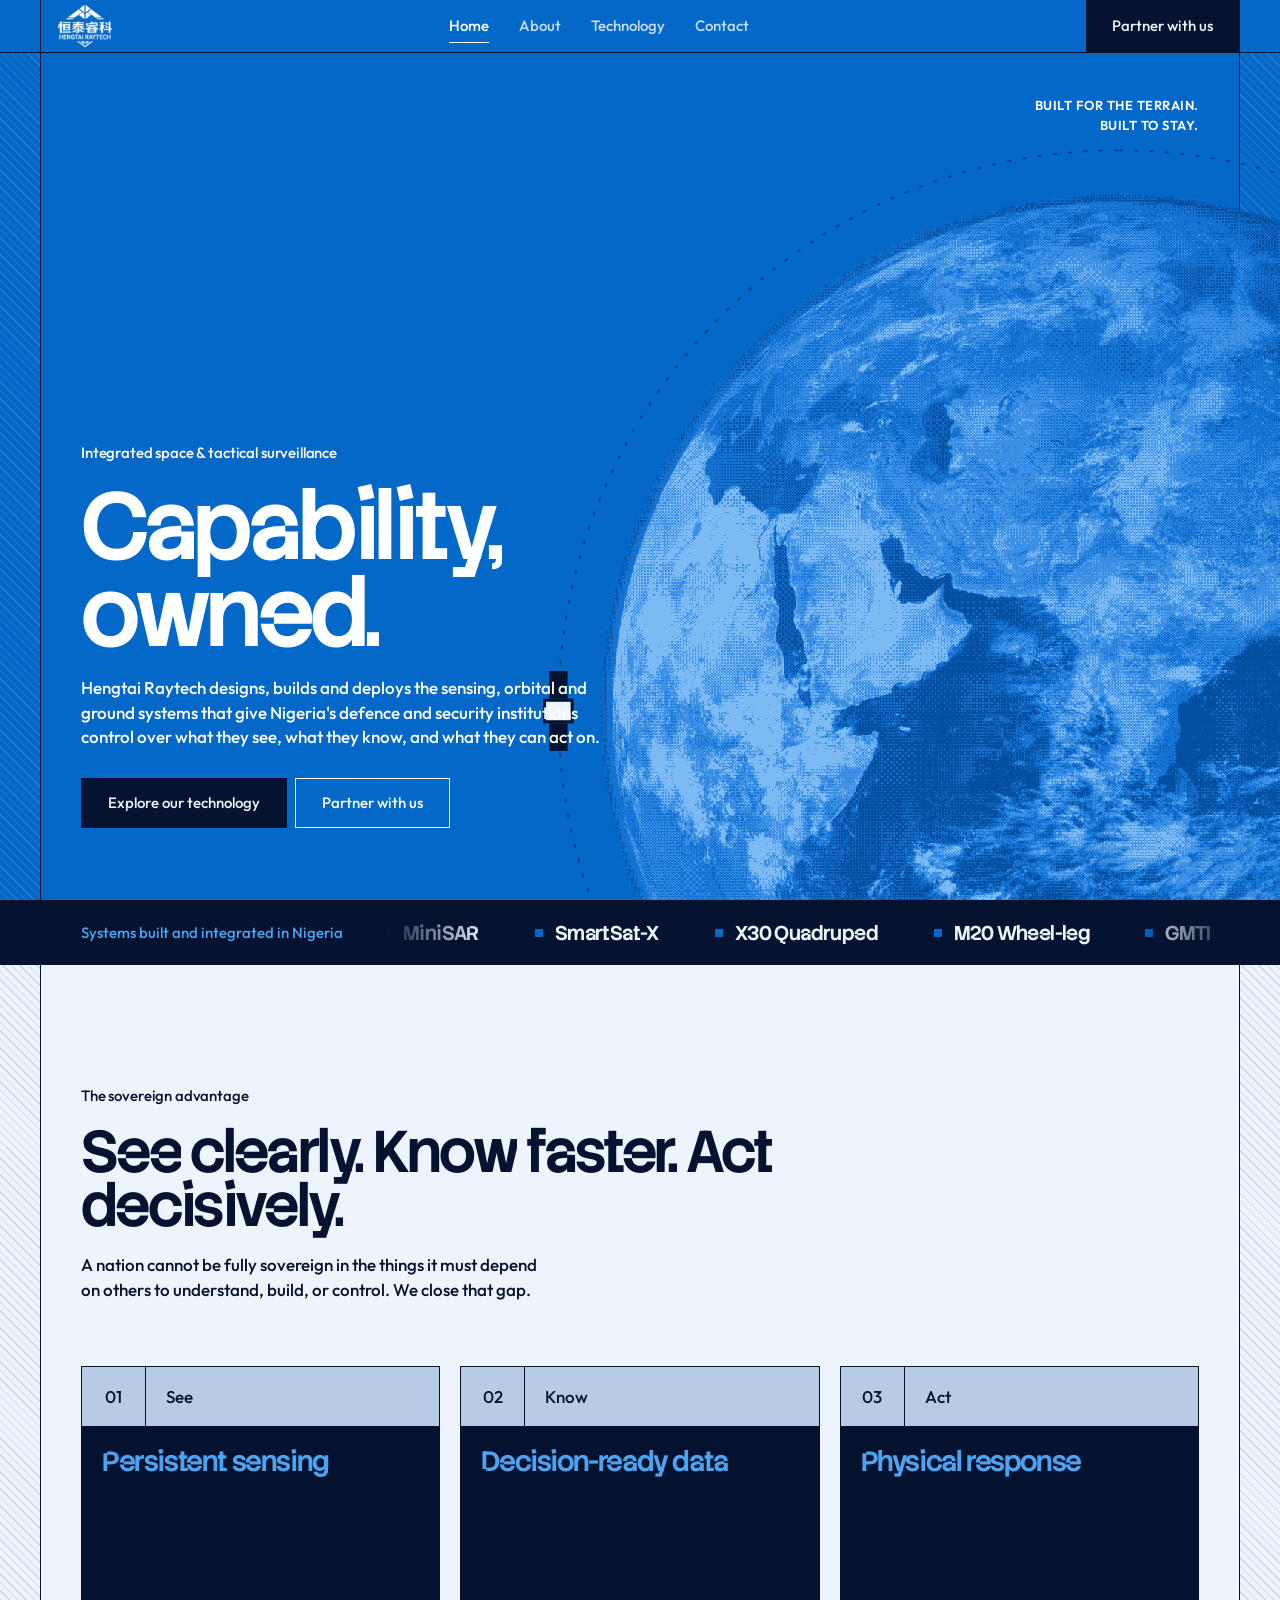
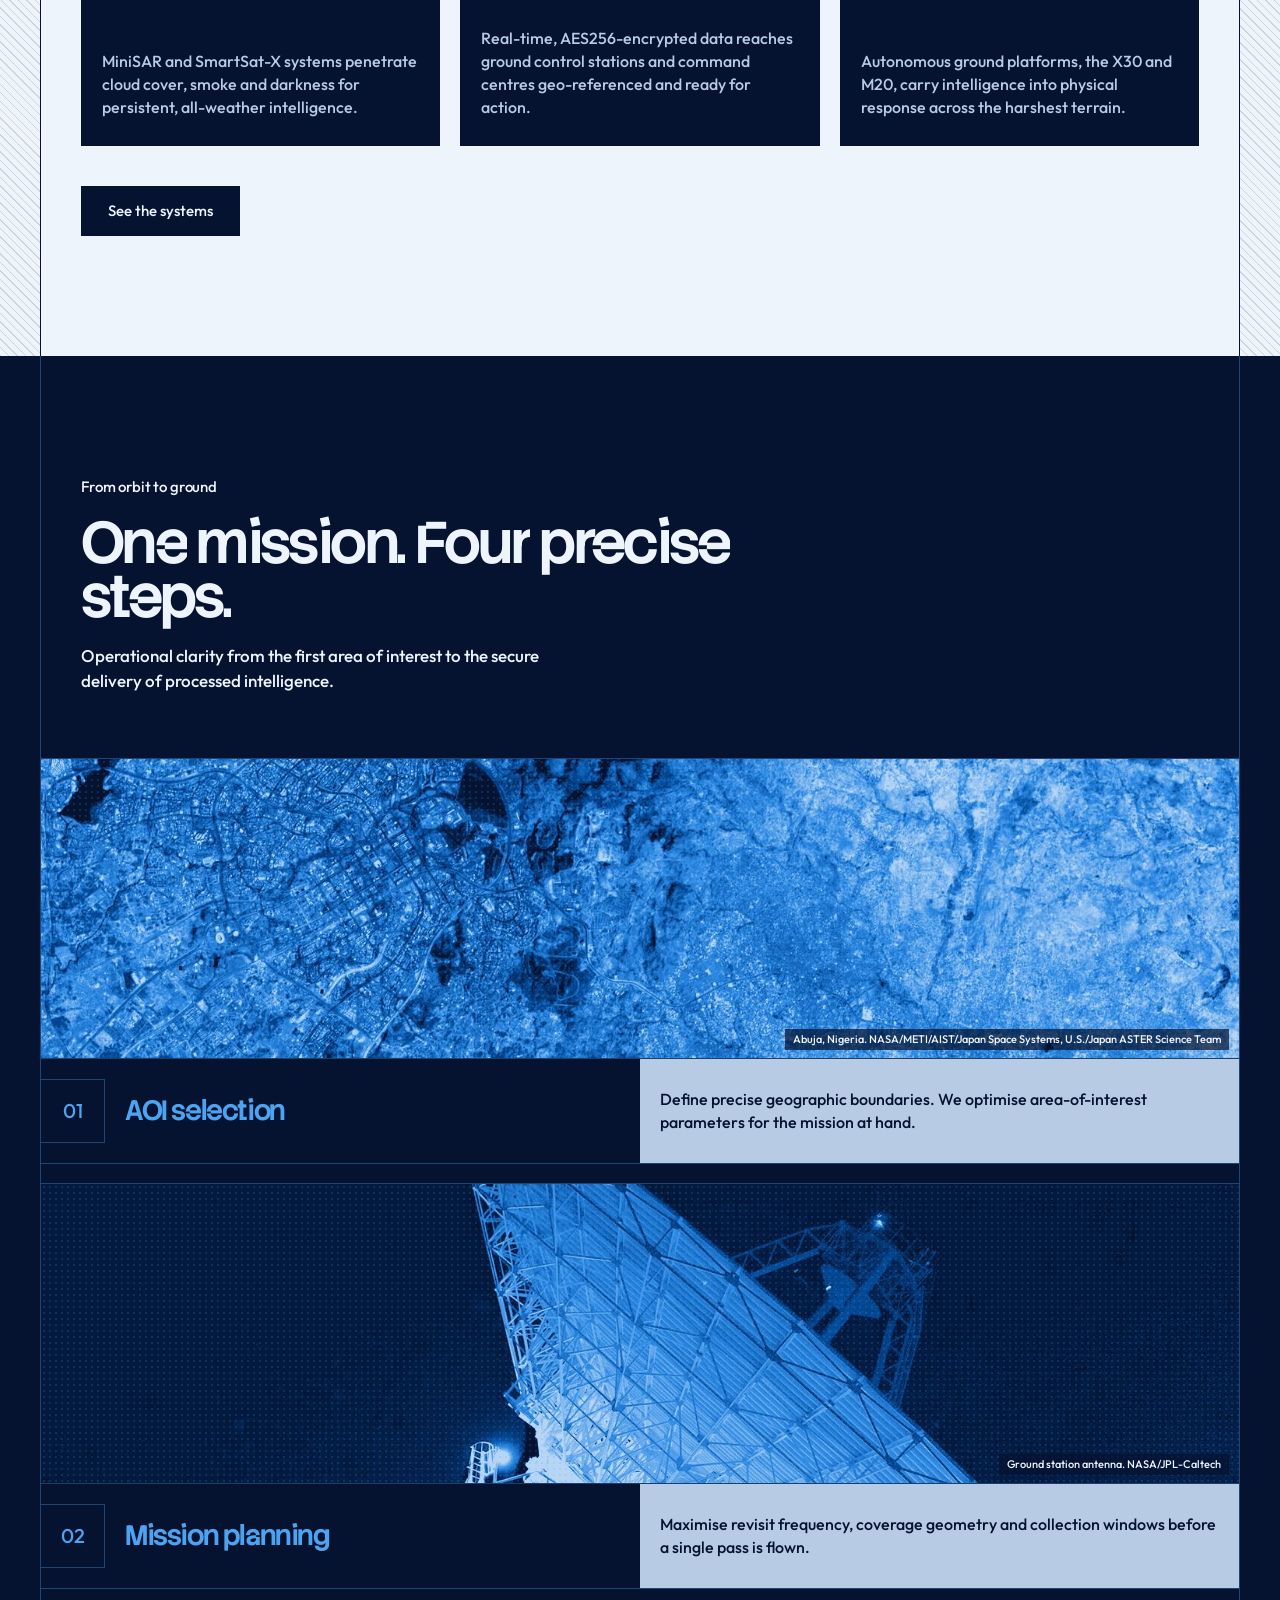
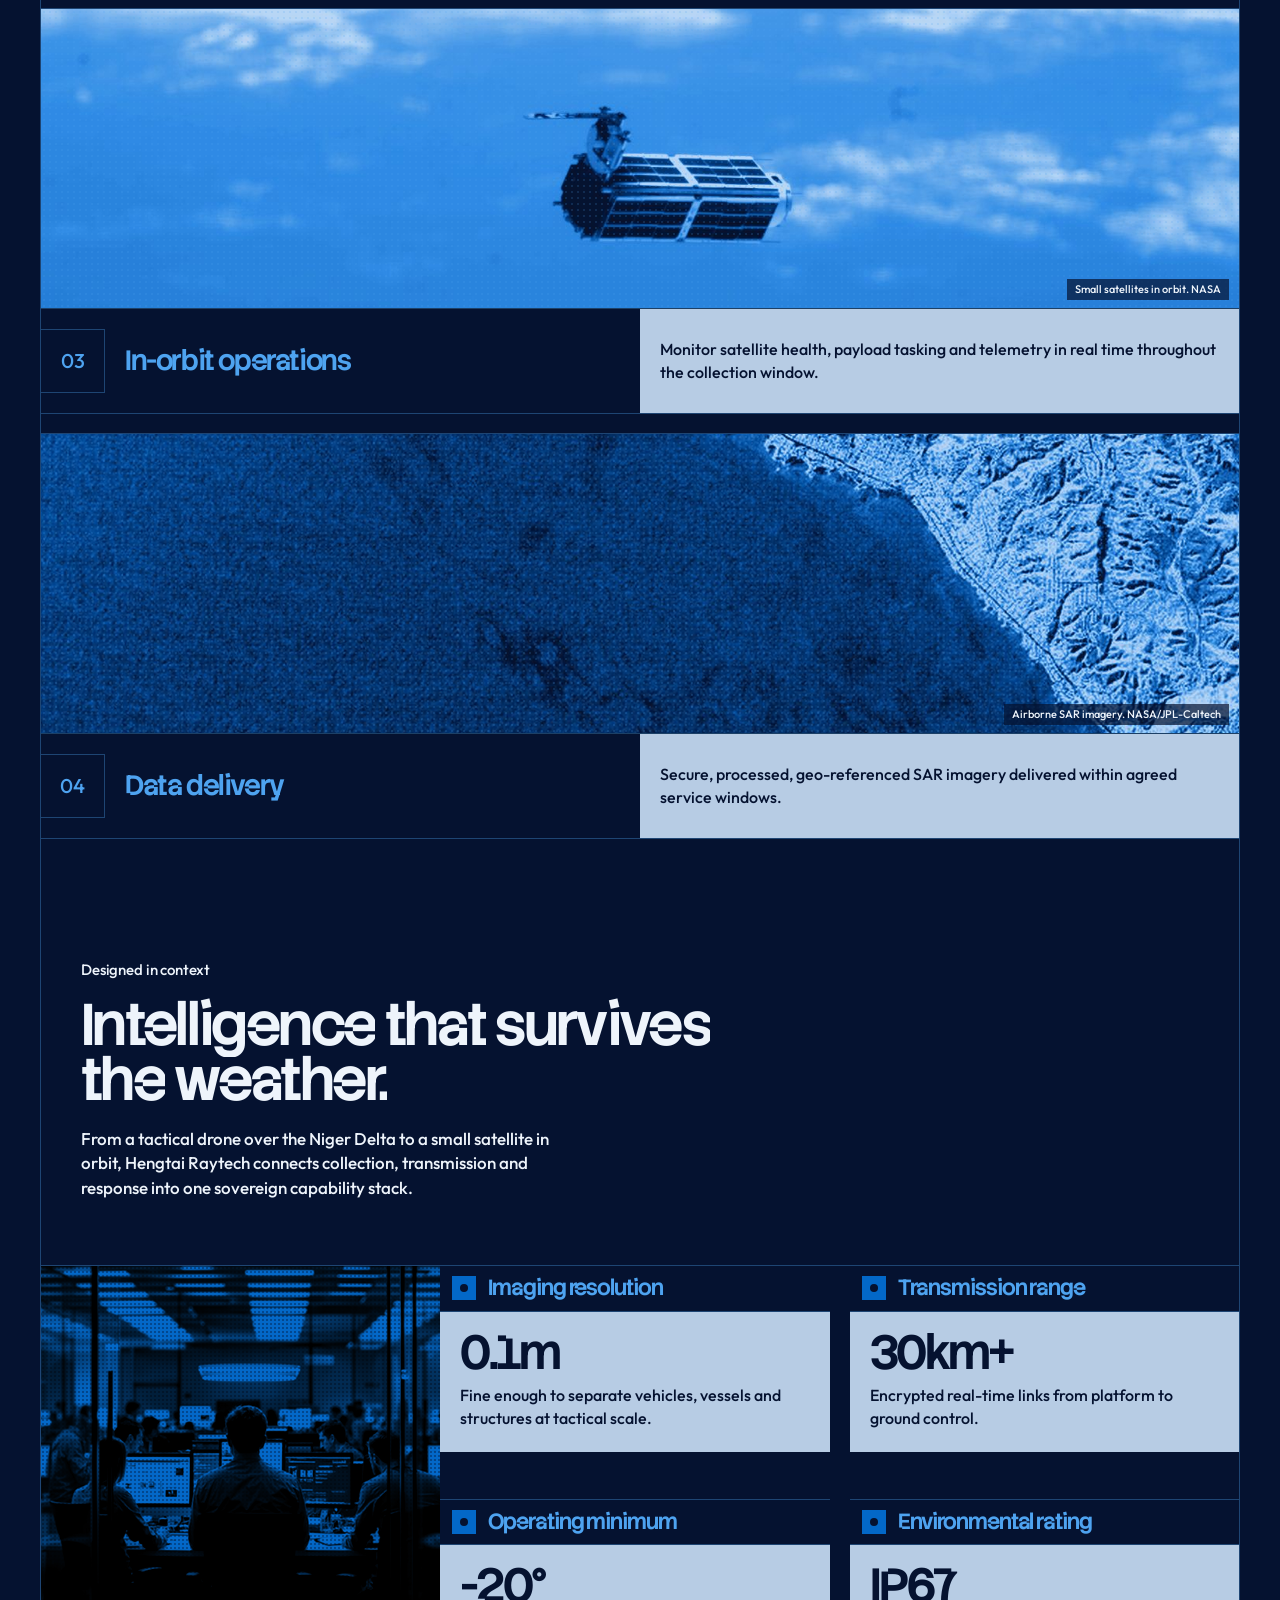
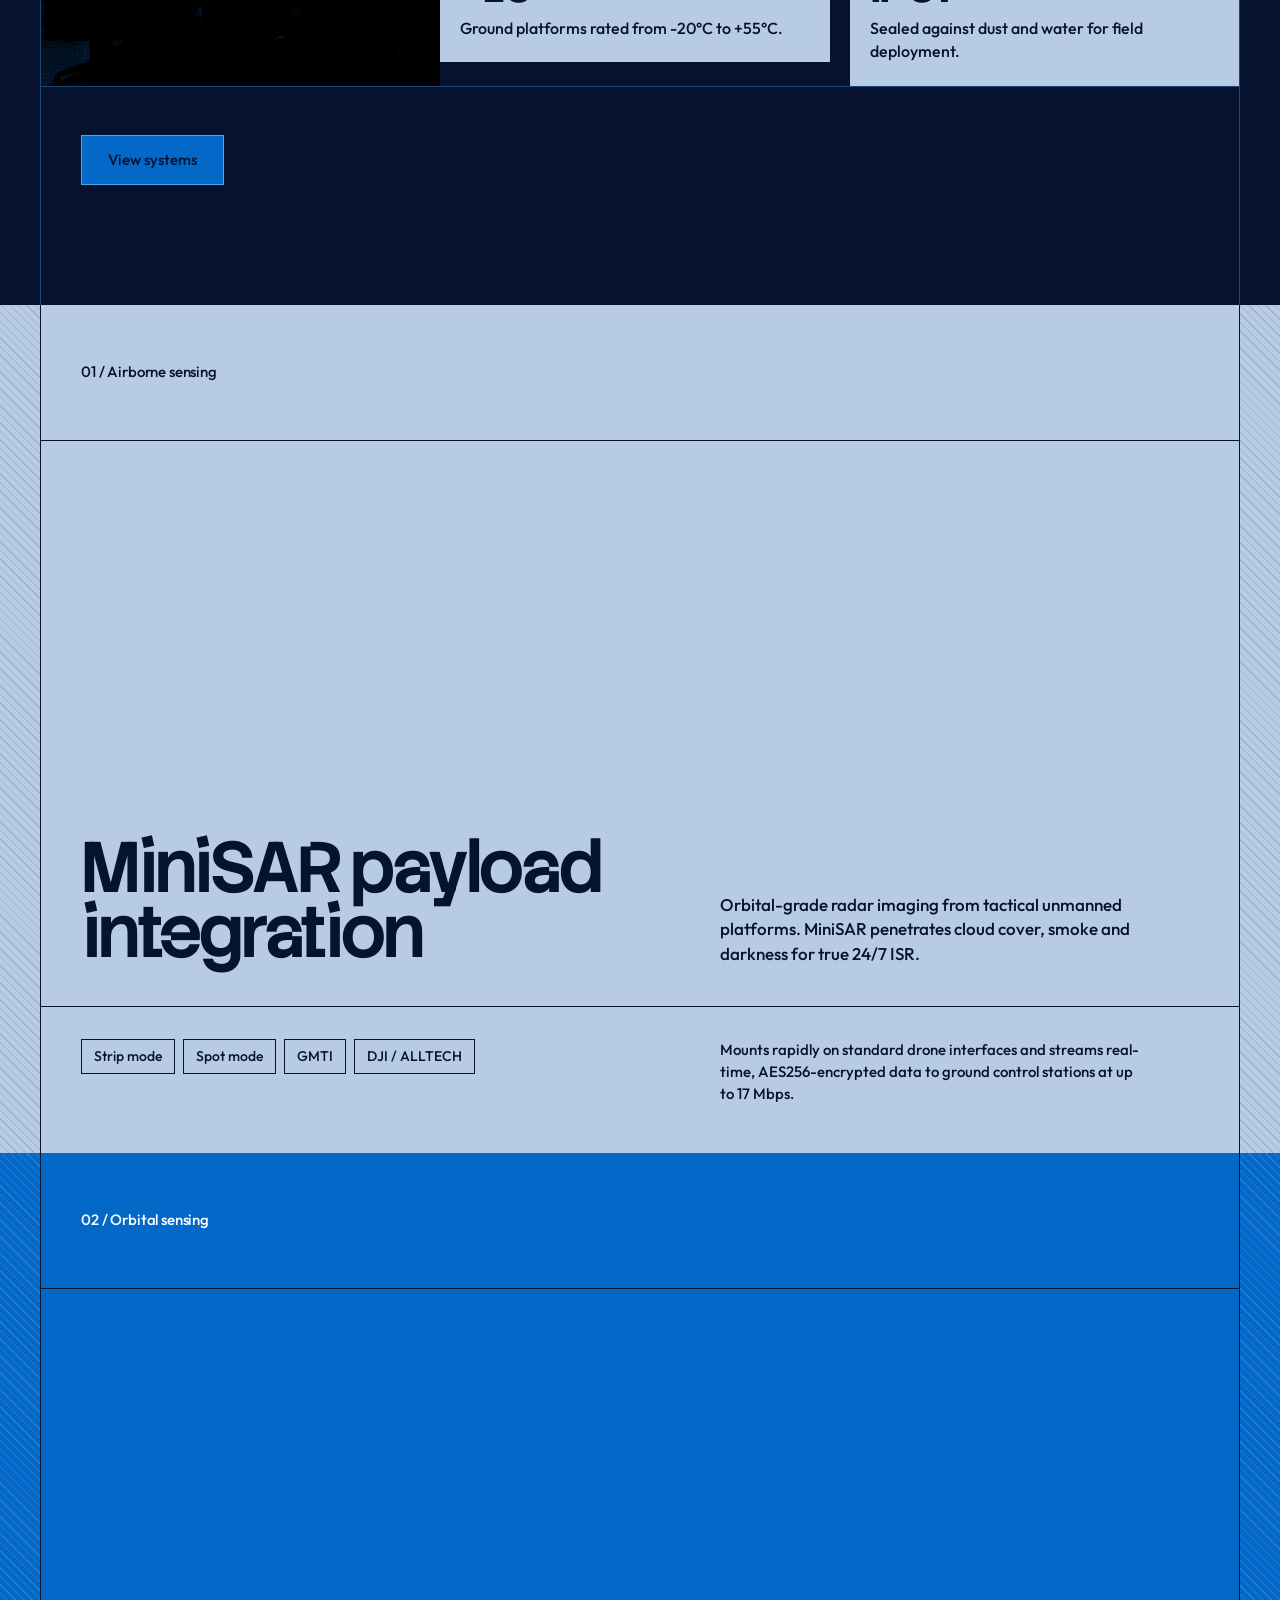
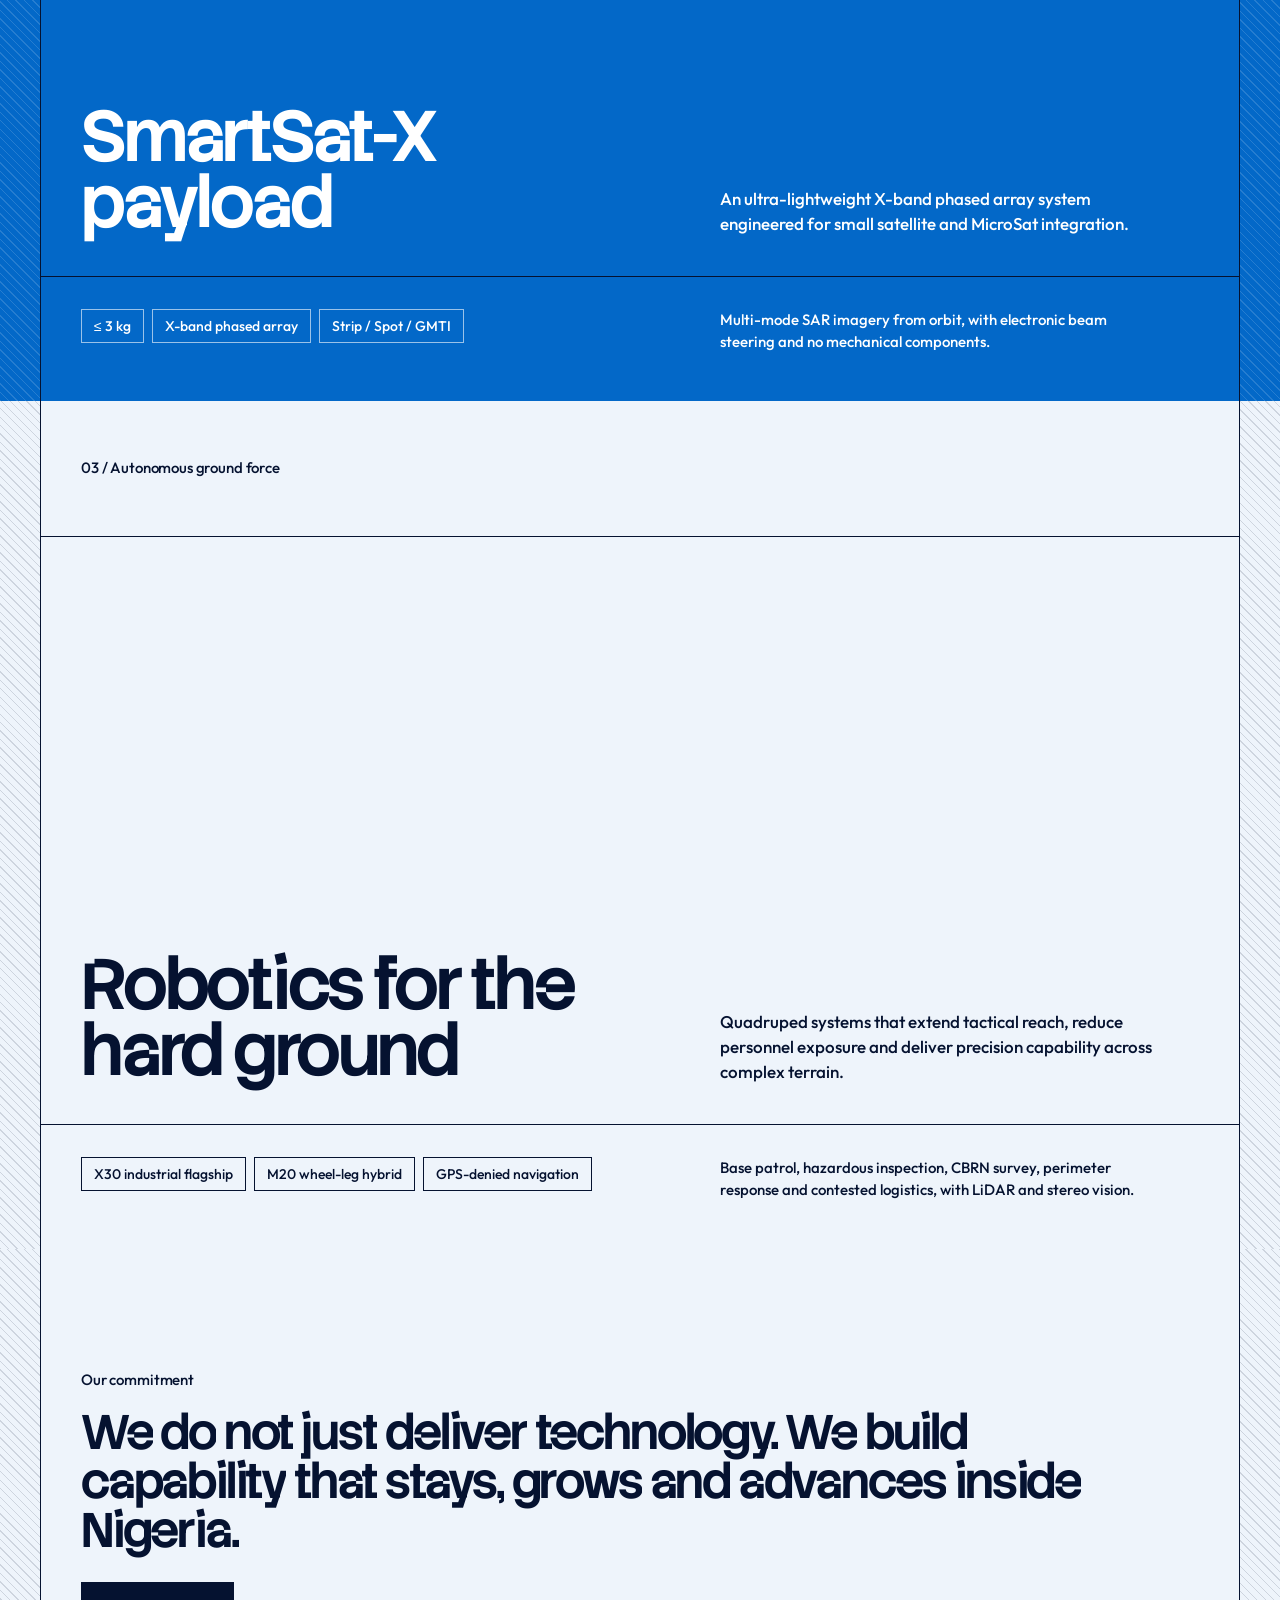
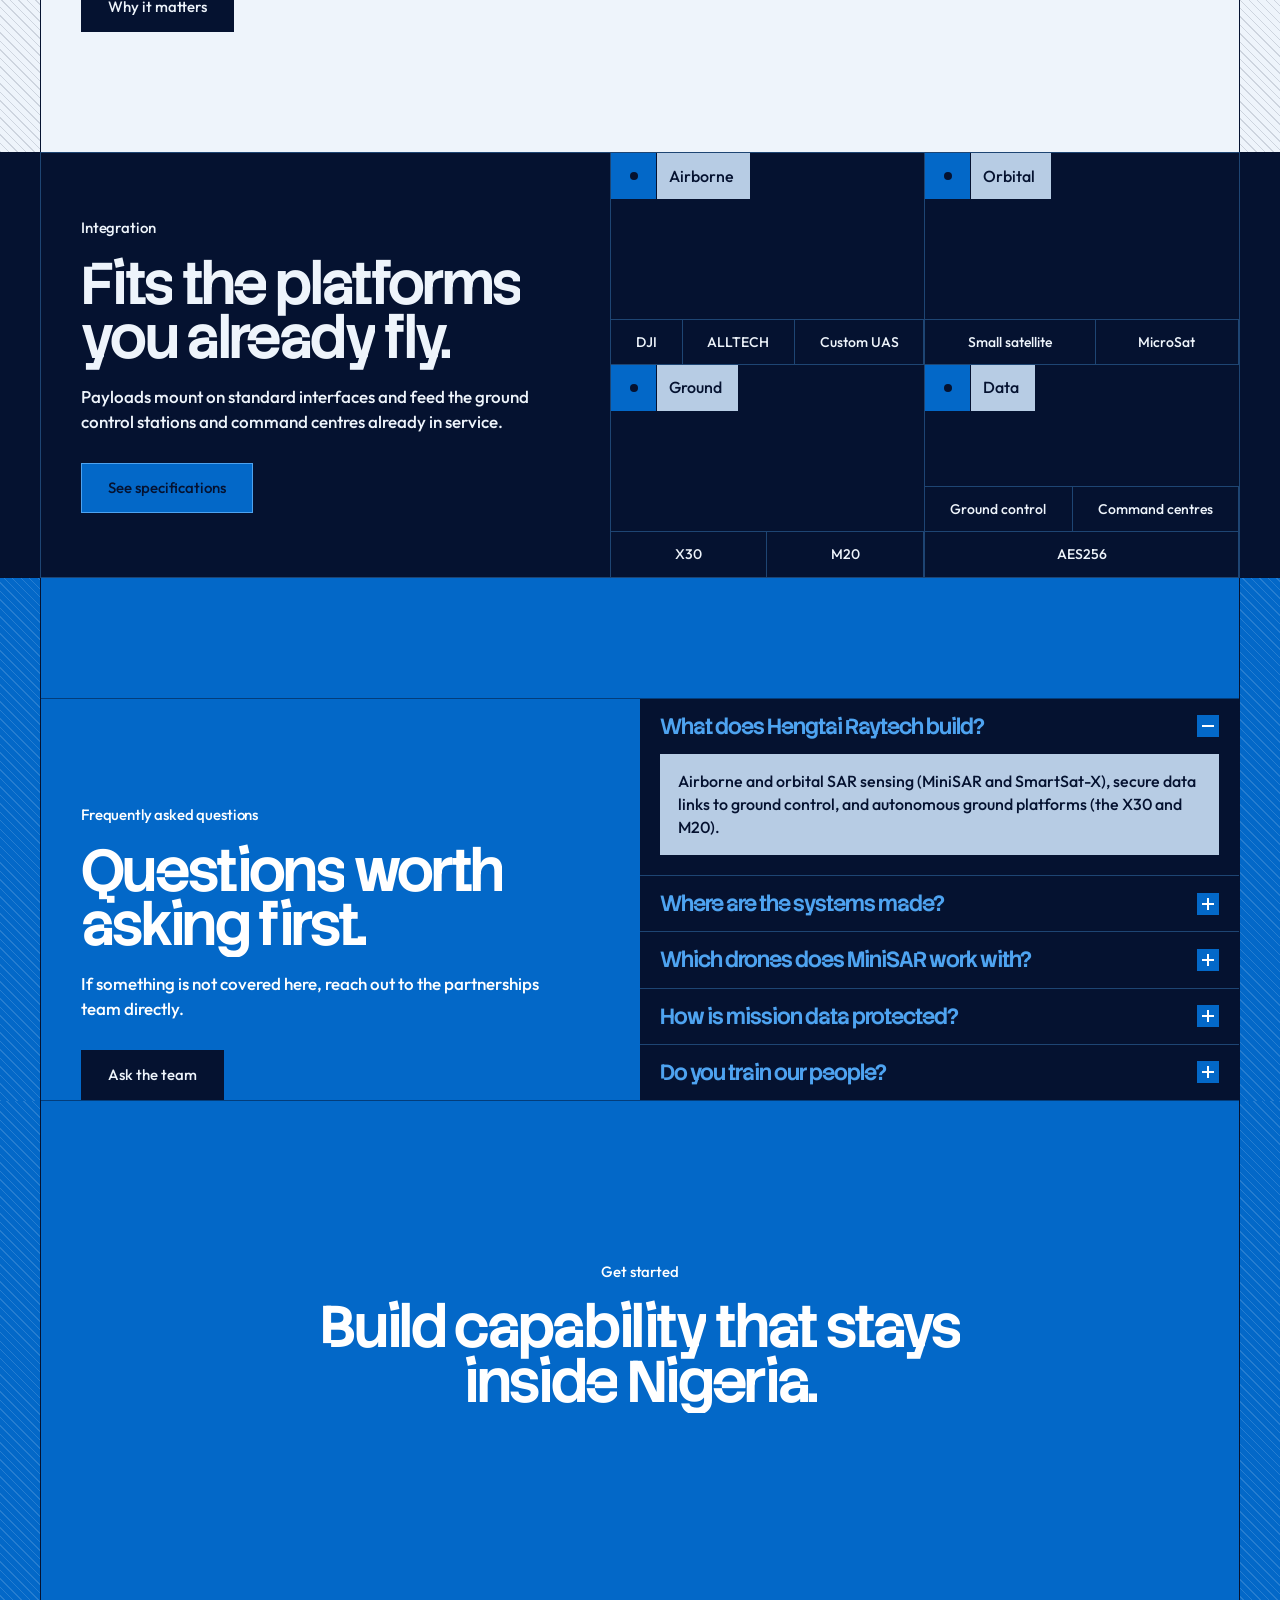
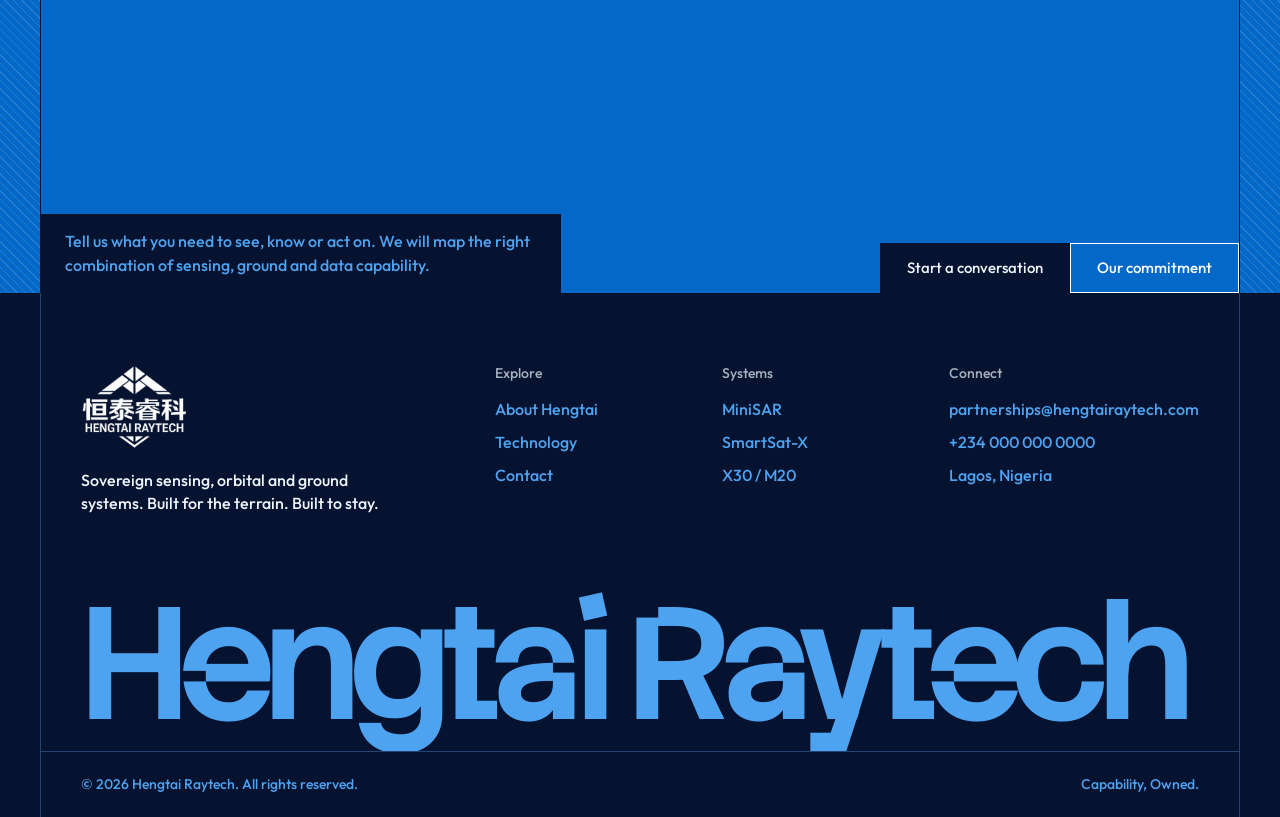
<file: index.html>
<!doctype html>
<html lang="en">
<head>
  <meta charset="utf-8">
  <meta name="viewport" content="width=device-width, initial-scale=1">
  <!-- seo:start -->
  <title>Hengtai Raytech | SAR Surveillance &amp; Defence Tech in Nigeria</title>
  <meta name="description" content="Hengtai Raytech designs, builds and deploys MiniSAR drone radar, SmartSat-X satellite payloads and X30/M20 ground robots in Nigeria for defence and security.">
  <meta name="robots" content="index, follow, max-image-preview:large">
  <link rel="canonical" href="https://hengtairaytech.com/">
  <meta property="og:type" content="website">
  <meta property="og:site_name" content="Hengtai Raytech">
  <meta property="og:locale" content="en_NG">
  <meta property="og:title" content="Hengtai Raytech | SAR Surveillance &amp; Defence Tech in Nigeria">
  <meta property="og:description" content="Hengtai Raytech designs, builds and deploys MiniSAR drone radar, SmartSat-X satellite payloads and X30/M20 ground robots in Nigeria for defence and security.">
  <meta property="og:url" content="https://hengtairaytech.com/">
  <meta property="og:image" content="https://hengtairaytech.com/assets/img/og-image.jpg">
  <meta property="og:image:width" content="1200">
  <meta property="og:image:height" content="630">
  <meta property="og:image:alt" content="Hengtai Raytech: Capability, owned. Sovereign SAR sensing, orbital payloads and ground robotics, built in Nigeria.">
  <meta name="twitter:card" content="summary_large_image">
  <meta name="twitter:title" content="Hengtai Raytech | SAR Surveillance &amp; Defence Tech in Nigeria">
  <meta name="twitter:description" content="Hengtai Raytech designs, builds and deploys MiniSAR drone radar, SmartSat-X satellite payloads and X30/M20 ground robots in Nigeria for defence and security.">
  <meta name="twitter:image" content="https://hengtairaytech.com/assets/img/og-image.jpg">
  <link rel="preload" as="image" href="assets/img/earth.png" imagesrcset="assets/img/earth-700.png 700w, assets/img/earth.png 1400w" imagesizes="(max-width: 960px) 117vw, min(115vh, 1125px)" fetchpriority="high">
  <script type="application/ld+json">
{
  "@context": "https://schema.org",
  "@graph": [
    {
      "@type": "Organization",
      "@id": "https://hengtairaytech.com/#organization",
      "name": "Hengtai Raytech",
      "alternateName": [
        "恒泰睿科",
        "Hengtai Raytech Nigeria"
      ],
      "url": "https://hengtairaytech.com/",
      "logo": {
        "@type": "ImageObject",
        "url": "https://hengtairaytech.com/assets/img/icon-512.png",
        "width": 512,
        "height": 512
      },
      "image": "https://hengtairaytech.com/assets/img/og-image.jpg",
      "description": "Nigerian defence industry partner that designs, builds and deploys SAR sensing, orbital payloads and autonomous ground robotics.",
      "slogan": "Capability, Owned.",
      "email": "partnerships@hengtairaytech.com",
      "address": {
        "@type": "PostalAddress",
        "addressLocality": "Lagos",
        "addressCountry": "NG"
      },
      "areaServed": {
        "@type": "Country",
        "name": "Nigeria"
      },
      "knowsAbout": [
        "Synthetic aperture radar",
        "Intelligence, surveillance and reconnaissance",
        "Small satellite payloads",
        "Quadruped robotics",
        "Ground moving target indication",
        "Defence manufacturing"
      ],
      "contactPoint": {
        "@type": "ContactPoint",
        "contactType": "sales",
        "email": "partnerships@hengtairaytech.com",
        "areaServed": "NG",
        "availableLanguage": "English"
      }
    },
    {
      "@type": "WebSite",
      "@id": "https://hengtairaytech.com/#website",
      "url": "https://hengtairaytech.com/",
      "name": "Hengtai Raytech",
      "inLanguage": "en",
      "publisher": {
        "@id": "https://hengtairaytech.com/#organization"
      }
    },
    {
      "@type": "WebPage",
      "@id": "https://hengtairaytech.com/#webpage",
      "url": "https://hengtairaytech.com/",
      "name": "Hengtai Raytech | SAR Surveillance & Defence Tech in Nigeria",
      "description": "Hengtai Raytech designs, builds and deploys MiniSAR drone radar, SmartSat-X satellite payloads and X30/M20 ground robots in Nigeria for defence and security.",
      "inLanguage": "en",
      "isPartOf": {
        "@id": "https://hengtairaytech.com/#website"
      },
      "about": {
        "@id": "https://hengtairaytech.com/#organization"
      },
      "breadcrumb": {
        "@id": "https://hengtairaytech.com/#breadcrumb"
      },
      "primaryImageOfPage": {
        "@type": "ImageObject",
        "url": "https://hengtairaytech.com/assets/img/og-image.jpg"
      }
    },
    {
      "@type": "BreadcrumbList",
      "@id": "https://hengtairaytech.com/#breadcrumb",
      "itemListElement": [
        {
          "@type": "ListItem",
          "position": 1,
          "name": "Home",
          "item": "https://hengtairaytech.com/"
        }
      ]
    },
    {
      "@type": "FAQPage",
      "@id": "https://hengtairaytech.com/#faq",
      "mainEntity": [
        {
          "@type": "Question",
          "name": "What does Hengtai Raytech build?",
          "acceptedAnswer": {
            "@type": "Answer",
            "text": "Airborne and orbital SAR sensing (MiniSAR and SmartSat-X), secure data links to ground control, and autonomous ground platforms (the X30 and M20)."
          }
        },
        {
          "@type": "Question",
          "name": "Where are the systems made?",
          "acceptedAnswer": {
            "@type": "Answer",
            "text": "Unmanned aerial systems, quadruped robotics and SAR payload integration are produced and assembled in Nigeria, within the country's military industrial complex."
          }
        },
        {
          "@type": "Question",
          "name": "Which drones does MiniSAR work with?",
          "acceptedAnswer": {
            "@type": "Answer",
            "text": "MiniSAR mounts on standard drone interfaces and is compatible with DJI, ALLTECH and custom drone systems."
          }
        },
        {
          "@type": "Question",
          "name": "How is mission data protected?",
          "acceptedAnswer": {
            "@type": "Answer",
            "text": "Data is streamed in real time with AES256, military-grade encryption, and delivered geo-referenced to ground control stations and command centres."
          }
        },
        {
          "@type": "Question",
          "name": "Do you train our people?",
          "acceptedAnswer": {
            "@type": "Answer",
            "text": "Yes. Nigerian engineers, technicians and operators sit at the centre of our delivery model, with training and technology transfer built into every engagement."
          }
        }
      ]
    }
  ]
}
</script>
  <!-- seo:end -->
  <meta name="theme-color" content="#0368c8">
  <link rel="preload" href="assets/fonts/stack-sans-notch-latin.woff2" as="font" type="font/woff2" crossorigin>
  <link rel="preload" href="assets/fonts/outfit-latin.woff2" as="font" type="font/woff2" crossorigin>
  <link rel="stylesheet" href="assets/css/style.css">
  <link rel="icon" href="assets/img/favicon.svg" type="image/svg+xml">
  <link rel="icon" href="assets/img/favicon-32.png" sizes="32x32" type="image/png">
  <link rel="apple-touch-icon" href="assets/img/apple-touch-icon.png">
  <link rel="manifest" href="site.webmanifest">
</head>
<body>
<a class="skip" href="#main">Skip to content</a>

<header class="site-header">
  <div class="frame">
    <a class="brand" href="./" aria-label="Hengtai Raytech home"><img class="brand__logo brand__logo--white" src="assets/img/logo/hrtlogo-white.png" alt="Hengtai Raytech" width="142" height="114"><img class="brand__logo brand__logo--blue" src="assets/img/logo/hrtlogo-blue.png" alt="" width="142" height="114"></a>
    <nav class="nav" aria-label="Primary">
      <a class="is-active" href="./">Home</a>
      <a href="about.html">About</a>
      <a href="service.html">Technology</a>
      <a href="contact.html">Contact</a>
    </nav>
    <a class="header-cta" href="contact.html">Partner with us</a>
    <button class="menu-toggle" type="button" aria-expanded="false">Menu</button>
  </div>
</header>

<main id="main">

  <!-- Hero -->
  <section class="band band--signal hero" data-header="signal">
    <div class="planet" aria-hidden="true">
      <img class="planet__earth" src="assets/img/earth.png" srcset="assets/img/earth-700.png 700w, assets/img/earth.png 1400w" sizes="(max-width: 960px) 117vw, min(115vh, 1125px)" alt="" width="1400" height="1400" fetchpriority="high">
      <svg class="planet__orbit" viewBox="0 0 600 600">
        <g class="orbit">
          <circle cx="300" cy="300" r="292" fill="none" stroke="#051230" stroke-opacity=".55" stroke-width=".8" stroke-dasharray="2 6"/>
          <g transform="translate(300 8) scale(.8)">
            <rect x="-26" y="-6" width="18" height="12" fill="#051230"/>
            <rect x="8" y="-6" width="18" height="12" fill="#051230"/>
            <rect x="-7" y="-9" width="14" height="18" fill="#eef4fb" stroke="#051230" stroke-width="2"/>
          </g>
        </g>
      </svg>
    </div>
    <div class="frame">
      <p class="hero__note">BUILT FOR THE TERRAIN.<br>BUILT TO STAY.</p>
      <div class="hero__body pad">
        <p class="eyebrow fade">Integrated space &amp; tactical surveillance</p>
        <h1 class="display reveal">Capability,<br>owned.</h1>
        <p class="lede fade">Hengtai Raytech designs, builds and deploys the sensing, orbital and ground systems that give Nigeria's defence and security institutions control over what they see, what they know, and what they can act on.</p>
        <div class="btns fade">
          <a class="btn" href="service.html">Explore our technology</a>
          <a class="btn btn--line" href="contact.html">Partner with us</a>
        </div>
      </div>
    </div>
  </section>

  <!-- Capability marquee -->
  <div class="strip" data-header="ink">
    <div class="frame">
      <p class="strip__label">Systems built and integrated in Nigeria</p>
      <div class="marquee">
        <div class="marquee__track">
          <span class="marquee__item">MiniSAR</span>
          <span class="marquee__item">SmartSat-X</span>
          <span class="marquee__item">X30 Quadruped</span>
          <span class="marquee__item">M20 Wheel-leg</span>
          <span class="marquee__item">GMTI</span>
          <span class="marquee__item">AES256 Data Link</span>
          <span class="marquee__item">X-band Phased Array</span>
        </div>
      </div>
    </div>
  </div>

  <!-- The sovereign advantage -->
  <section class="band band--blush" data-header="blush">
    <div class="frame pad">
      <div class="head-block">
        <p class="eyebrow fade">The sovereign advantage</p>
        <h2 class="title reveal">See clearly. Know faster. Act decisively.</h2>
        <p class="lede fade">A nation cannot be fully sovereign in the things it must depend on others to understand, build, or control. We close that gap.</p>
      </div>
      <div class="cards">
        <article class="card fade">
          <div class="card__bar"><b>01</b><span>See</span></div>
          <div class="card__body">
            <h3>Persistent sensing</h3>
            <p>MiniSAR and SmartSat-X systems penetrate cloud cover, smoke and darkness for persistent, all-weather intelligence.</p>
          </div>
        </article>
        <article class="card fade">
          <div class="card__bar"><b>02</b><span>Know</span></div>
          <div class="card__body">
            <h3>Decision-ready data</h3>
            <p>Real-time, AES256-encrypted data reaches ground control stations and command centres geo-referenced and ready for action.</p>
          </div>
        </article>
        <article class="card fade">
          <div class="card__bar"><b>03</b><span>Act</span></div>
          <div class="card__body">
            <h3>Physical response</h3>
            <p>Autonomous ground platforms, the X30 and M20, carry intelligence into physical response across the harshest terrain.</p>
          </div>
        </article>
      </div>
      <div class="after-cards fade"><a class="btn" href="service.html">See the systems</a></div>
    </div>
  </section>

  <!-- How a mission runs -->
  <section class="band band--ink" data-header="ink">
    <div class="frame">
      <div class="head-block pad">
        <p class="eyebrow fade">From orbit to ground</p>
        <h2 class="title reveal">One mission. Four precise steps.</h2>
        <p class="lede fade">Operational clarity from the first area of interest to the secure delivery of processed intelligence.</p>
      </div>

      <div class="steps">
        <article class="step">
          <figure class="step__art step__art--photo">
            <img src="assets/img/missions/aoi-abuja.jpg" alt="Satellite image of Abuja, Nigeria" loading="lazy" width="1600" height="600">
            <figcaption class="credit">Abuja, Nigeria. NASA/METI/AIST/Japan Space Systems, U.S./Japan ASTER Science Team</figcaption>
          </figure>
          <div class="step__row">
            <div class="step__name"><b>01</b><h3>AOI selection</h3></div>
            <p class="step__desc">Define precise geographic boundaries. We optimise area-of-interest parameters for the mission at hand.</p>
          </div>
        </article>
        <div class="steps-gap"></div>
        <article class="step">
          <figure class="step__art step__art--photo">
            <img src="assets/img/missions/planning-ground-station.jpg" alt="Large ground station antenna at night" loading="lazy" width="1600" height="600">
            <figcaption class="credit">Ground station antenna. NASA/JPL-Caltech</figcaption>
          </figure>
          <div class="step__row">
            <div class="step__name"><b>02</b><h3>Mission planning</h3></div>
            <p class="step__desc">Maximise revisit frequency, coverage geometry and collection windows before a single pass is flown.</p>
          </div>
        </article>
        <div class="steps-gap"></div>
        <article class="step">
          <figure class="step__art step__art--photo">
            <img src="assets/img/missions/orbit-cubesats.jpg" alt="Small satellites drifting in orbit above Earth" loading="lazy" width="1600" height="600">
            <figcaption class="credit">Small satellites in orbit. NASA</figcaption>
          </figure>
          <div class="step__row">
            <div class="step__name"><b>03</b><h3>In-orbit operations</h3></div>
            <p class="step__desc">Monitor satellite health, payload tasking and telemetry in real time throughout the collection window.</p>
          </div>
        </article>
        <div class="steps-gap"></div>
        <article class="step">
          <figure class="step__art step__art--photo">
            <img src="assets/img/missions/delivery-sar.jpg" alt="Synthetic aperture radar image of a coastline" loading="lazy" width="1600" height="600">
            <figcaption class="credit">Airborne SAR imagery. NASA/JPL-Caltech</figcaption>
          </figure>
          <div class="step__row">
            <div class="step__name"><b>04</b><h3>Data delivery</h3></div>
            <p class="step__desc">Secure, processed, geo-referenced SAR imagery delivered within agreed service windows.</p>
          </div>
        </article>
      </div>

      <div class="head-block pad">
        <p class="eyebrow fade">Designed in context</p>
        <h2 class="title reveal">Intelligence that survives the weather.</h2>
        <p class="lede fade">From a tactical drone over the Niger Delta to a small satellite in orbit, Hengtai Raytech connects collection, transmission and response into one sovereign capability stack.</p>
      </div>
      <div class="split">
        <div class="split__media">
          <img src="assets/img/operations.jpg" alt="Operations team monitoring systems in a control room" loading="lazy" width="870" height="550">
        </div>
        <div class="tiles">
          <div class="tile fade">
            <div class="tile__head"><span class="tile__icon"></span><h3>Imaging resolution</h3></div>
            <div class="tile__body"><span class="tile__value">0.1m</span>Fine enough to separate vehicles, vessels and structures at tactical scale.</div>
          </div>
          <div class="tile fade">
            <div class="tile__head"><span class="tile__icon"></span><h3>Transmission range</h3></div>
            <div class="tile__body"><span class="tile__value">30km+</span>Encrypted real-time links from platform to ground control.</div>
          </div>
          <div class="tile fade">
            <div class="tile__head"><span class="tile__icon"></span><h3>Operating minimum</h3></div>
            <div class="tile__body"><span class="tile__value">-20°</span>Ground platforms rated from -20°C to +55°C.</div>
          </div>
          <div class="tile fade">
            <div class="tile__head"><span class="tile__icon"></span><h3>Environmental rating</h3></div>
            <div class="tile__body"><span class="tile__value">IP67</span>Sealed against dust and water for field deployment.</div>
          </div>
        </div>
      </div>
      <div class="pad" style="padding-top:48px;padding-bottom:120px">
        <a class="btn btn--signal fade" href="service.html">View systems</a>
      </div>
    </div>
  </section>

  <!-- Systems, stacked panels -->
  <section class="feature feature--a band band--soft" data-header="signal">
    <div class="frame">
      <div class="feature__top"><p class="eyebrow">01 / Airborne sensing</p></div>
      <div class="feature__mid">
        <h2>MiniSAR payload integration</h2>
        <p>Orbital-grade radar imaging from tactical unmanned platforms. MiniSAR penetrates cloud cover, smoke and darkness for true 24/7 ISR.</p>
      </div>
      <div class="feature__bottom">
        <div class="specs"><span class="chip">Strip mode</span><span class="chip">Spot mode</span><span class="chip">GMTI</span><span class="chip">DJI / ALLTECH</span></div>
        <p class="feature__note">Mounts rapidly on standard drone interfaces and streams real-time, AES256-encrypted data to ground control stations at up to 17 Mbps.</p>
      </div>
    </div>
  </section>
  <section class="feature feature--b band band--signal" data-header="signal">
    <div class="frame">
      <div class="feature__top"><p class="eyebrow">02 / Orbital sensing</p></div>
      <div class="feature__mid">
        <h2>SmartSat-X payload</h2>
        <p>An ultra-lightweight X-band phased array system engineered for small satellite and MicroSat integration.</p>
      </div>
      <div class="feature__bottom">
        <div class="specs"><span class="chip">≤ 3 kg</span><span class="chip">X-band phased array</span><span class="chip">Strip / Spot / GMTI</span></div>
        <p class="feature__note">Multi-mode SAR imagery from orbit, with electronic beam steering and no mechanical components.</p>
      </div>
    </div>
  </section>
  <section class="feature feature--c band band--blush" data-header="blush">
    <div class="frame">
      <div class="feature__top"><p class="eyebrow">03 / Autonomous ground force</p></div>
      <div class="feature__mid">
        <h2>Robotics for the hard ground</h2>
        <p>Quadruped systems that extend tactical reach, reduce personnel exposure and deliver precision capability across complex terrain.</p>
      </div>
      <div class="feature__bottom">
        <div class="specs"><span class="chip">X30 industrial flagship</span><span class="chip">M20 wheel-leg hybrid</span><span class="chip">GPS-denied navigation</span></div>
        <p class="feature__note">Base patrol, hazardous inspection, CBRN survey, perimeter response and contested logistics, with LiDAR and stereo vision.</p>
      </div>
    </div>
  </section>

  <!-- Commitment -->
  <section class="band band--blush" data-header="blush" style="position:relative;z-index:4">
    <div class="frame">
      <div class="statement">
        <p class="eyebrow fade">Our commitment</p>
        <p class="big reveal">We do not just deliver technology. We build capability that stays, grows and advances inside Nigeria.</p>
        <div class="btns fade"><a class="btn" href="about.html">Why it matters</a></div>
      </div>
    </div>
  </section>

  <!-- Integrates with -->
  <section class="band band--ink" data-header="ink" style="position:relative;z-index:4">
    <div class="frame">
      <div class="stack">
        <div class="stack__intro pad">
          <p class="eyebrow fade">Integration</p>
          <h2 class="title reveal">Fits the platforms you already fly.</h2>
          <p class="lede fade">Payloads mount on standard interfaces and feed the ground control stations and command centres already in service.</p>
          <div class="btns fade"><a class="btn btn--signal" href="service.html">See specifications</a></div>
        </div>
        <div class="stack__groups">
          <div class="group fade"><div class="group__head"><i></i>Airborne</div><div class="group__items"><span>DJI</span><span>ALLTECH</span><span>Custom UAS</span></div></div>
          <div class="group fade"><div class="group__head"><i></i>Orbital</div><div class="group__items"><span>Small satellite</span><span>MicroSat</span></div></div>
          <div class="group fade"><div class="group__head"><i></i>Ground</div><div class="group__items"><span>X30</span><span>M20</span></div></div>
          <div class="group fade"><div class="group__head"><i></i>Data</div><div class="group__items"><span>Ground control</span><span>Command centres</span><span>AES256</span></div></div>
        </div>
      </div>
    </div>
  </section>

  <!-- FAQ -->
  <section class="band band--signal" data-header="signal" style="position:relative;z-index:4">
    <div class="frame">
      <div style="height:120px"></div>
      <div class="faq">
        <div class="faq__intro">
          <p class="eyebrow">Frequently asked questions</p>
          <h2 class="title reveal">Questions worth asking first.</h2>
          <p class="lede">If something is not covered here, reach out to the partnerships team directly.</p>
          <div class="btns"><a class="btn" href="contact.html">Ask the team</a></div>
        </div>
        <div class="faq__list">
          <details class="qa" open>
            <summary>What does Hengtai Raytech build?<i></i></summary>
            <p class="qa__a">Airborne and orbital SAR sensing (MiniSAR and SmartSat-X), secure data links to ground control, and autonomous ground platforms (the X30 and M20).</p>
          </details>
          <details class="qa">
            <summary>Where are the systems made?<i></i></summary>
            <p class="qa__a">Unmanned aerial systems, quadruped robotics and SAR payload integration are produced and assembled in Nigeria, within the country's military industrial complex.</p>
          </details>
          <details class="qa">
            <summary>Which drones does MiniSAR work with?<i></i></summary>
            <p class="qa__a">MiniSAR mounts on standard drone interfaces and is compatible with DJI, ALLTECH and custom drone systems.</p>
          </details>
          <details class="qa">
            <summary>How is mission data protected?<i></i></summary>
            <p class="qa__a">Data is streamed in real time with AES256, military-grade encryption, and delivered geo-referenced to ground control stations and command centres.</p>
          </details>
          <details class="qa">
            <summary>Do you train our people?<i></i></summary>
            <p class="qa__a">Yes. Nigerian engineers, technicians and operators sit at the centre of our delivery model, with training and technology transfer built into every engagement.</p>
          </details>
        </div>
      </div>
    </div>
  </section>

  <!-- CTA -->
  <section class="band band--signal cta" data-header="signal" style="position:relative;z-index:4">
    <div class="frame">
      <div class="head-block head-block--center pad">
        <p class="eyebrow fade">Get started</p>
        <h2 class="title reveal">Build capability that stays inside Nigeria.</h2>
      </div>
      <div class="cta__bottom">
        <p class="cta__note">Tell us what you need to see, know or act on. We will map the right combination of sensing, ground and data capability.</p>
        <div class="btns"><a class="btn" href="contact.html">Start a conversation</a><a class="btn btn--line" href="about.html">Our commitment</a></div>
      </div>
    </div>
  </section>
</main>

<footer class="footer" data-header="ink" style="position:relative;z-index:4">
  <div class="frame">
    <div class="footer__grid">
      <div>
        <a class="brand brand--footer" href="./" aria-label="Hengtai Raytech home"><img class="brand__logo" src="assets/img/logo/hrtlogo-white.png" alt="Hengtai Raytech" width="142" height="114"></a>
        <p class="footer__tag">Sovereign sensing, orbital and ground systems. Built for the terrain. Built to stay.</p>
      </div>
      <div><p class="footer__label">Explore</p><a href="about.html">About Hengtai</a><a href="service.html">Technology</a><a href="contact.html">Contact</a></div>
      <div><p class="footer__label">Systems</p><a href="service.html#minisar">MiniSAR</a><a href="service.html#smartsat">SmartSat-X</a><a href="service.html#ground">X30 / M20</a></div>
      <div><p class="footer__label">Connect</p><a href="mailto:partnerships@hengtairaytech.com">partnerships@hengtairaytech.com</a><a href="tel:+2340000000000">+234 000 000 0000</a><a href="contact.html">Lagos, Nigeria</a></div>
    </div>
    <div class="footer__word" aria-hidden="true">Hengtai Raytech</div>
    <div class="footer__base"><span>© <span data-year>2026</span> Hengtai Raytech. All rights reserved.</span><span>Capability, Owned.</span></div>
  </div>
</footer>

<script src="assets/js/main.js" defer></script>
</body>
</html>
</file>
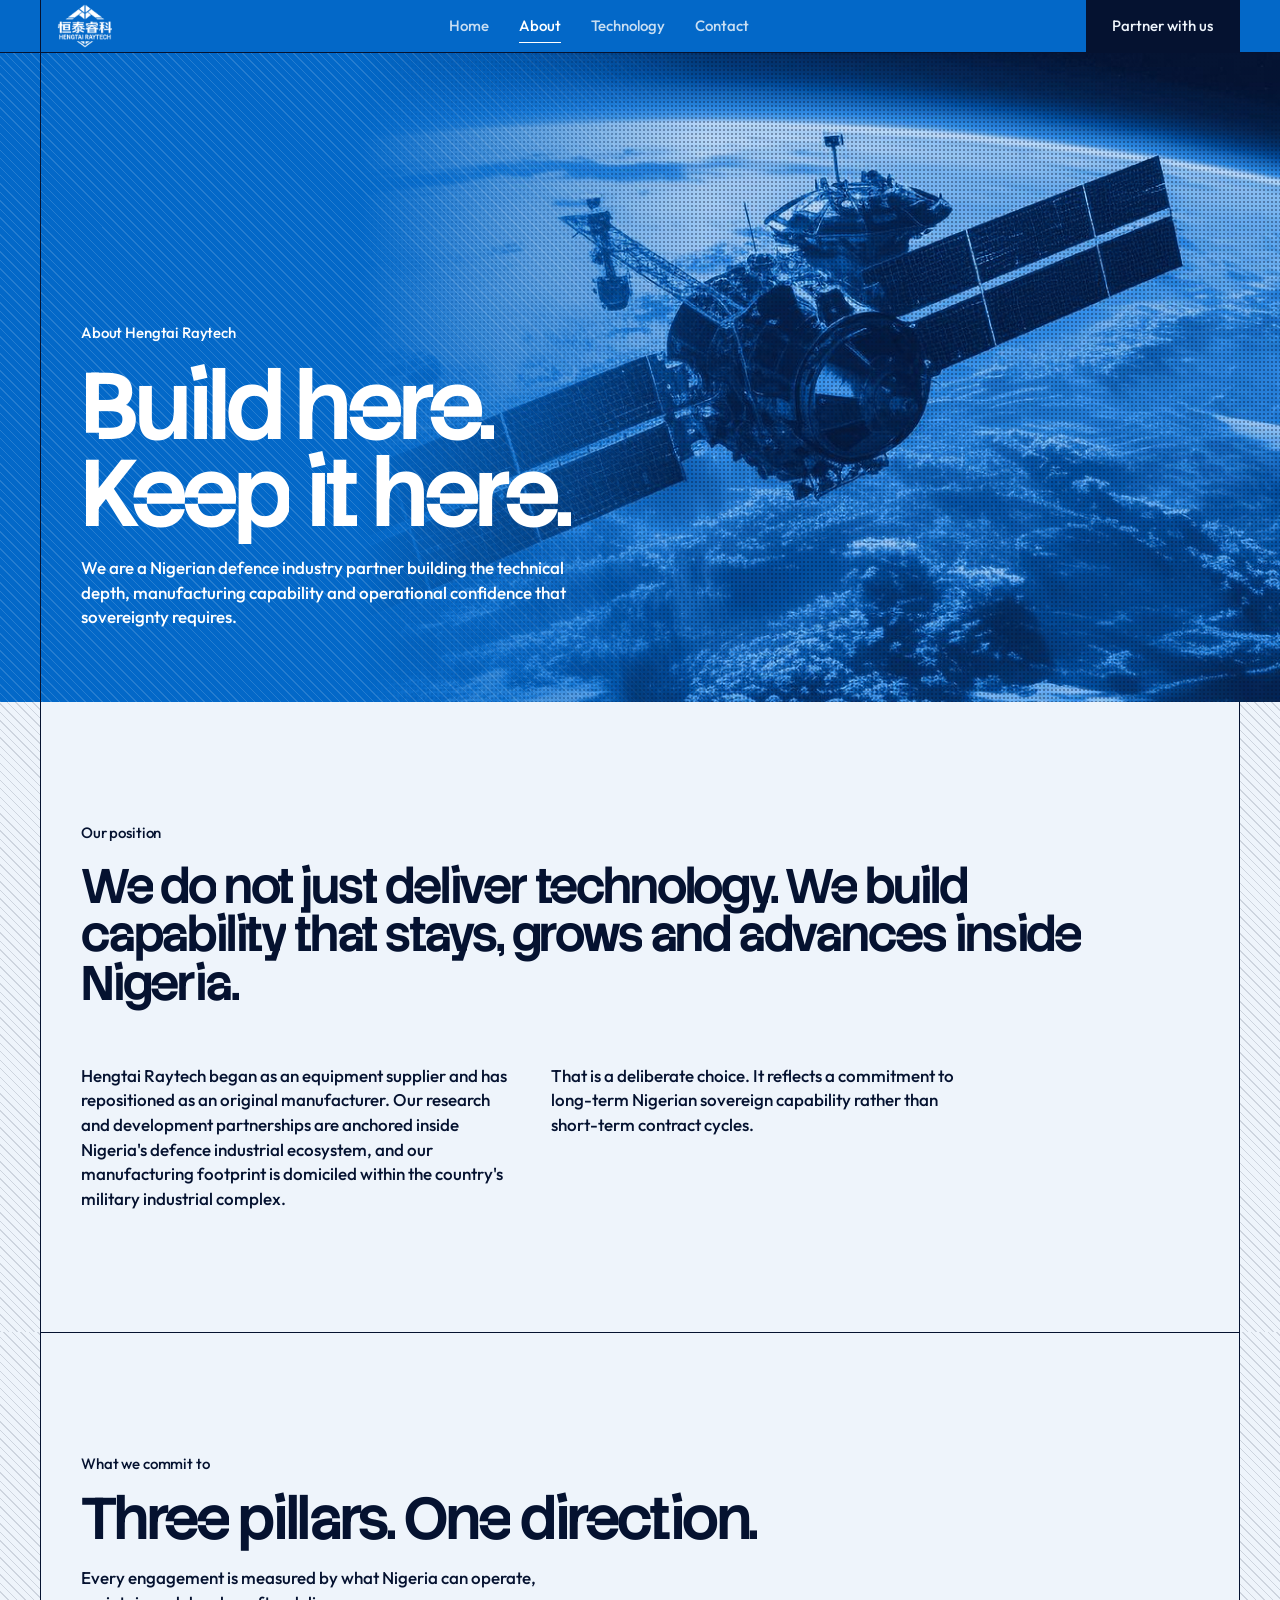
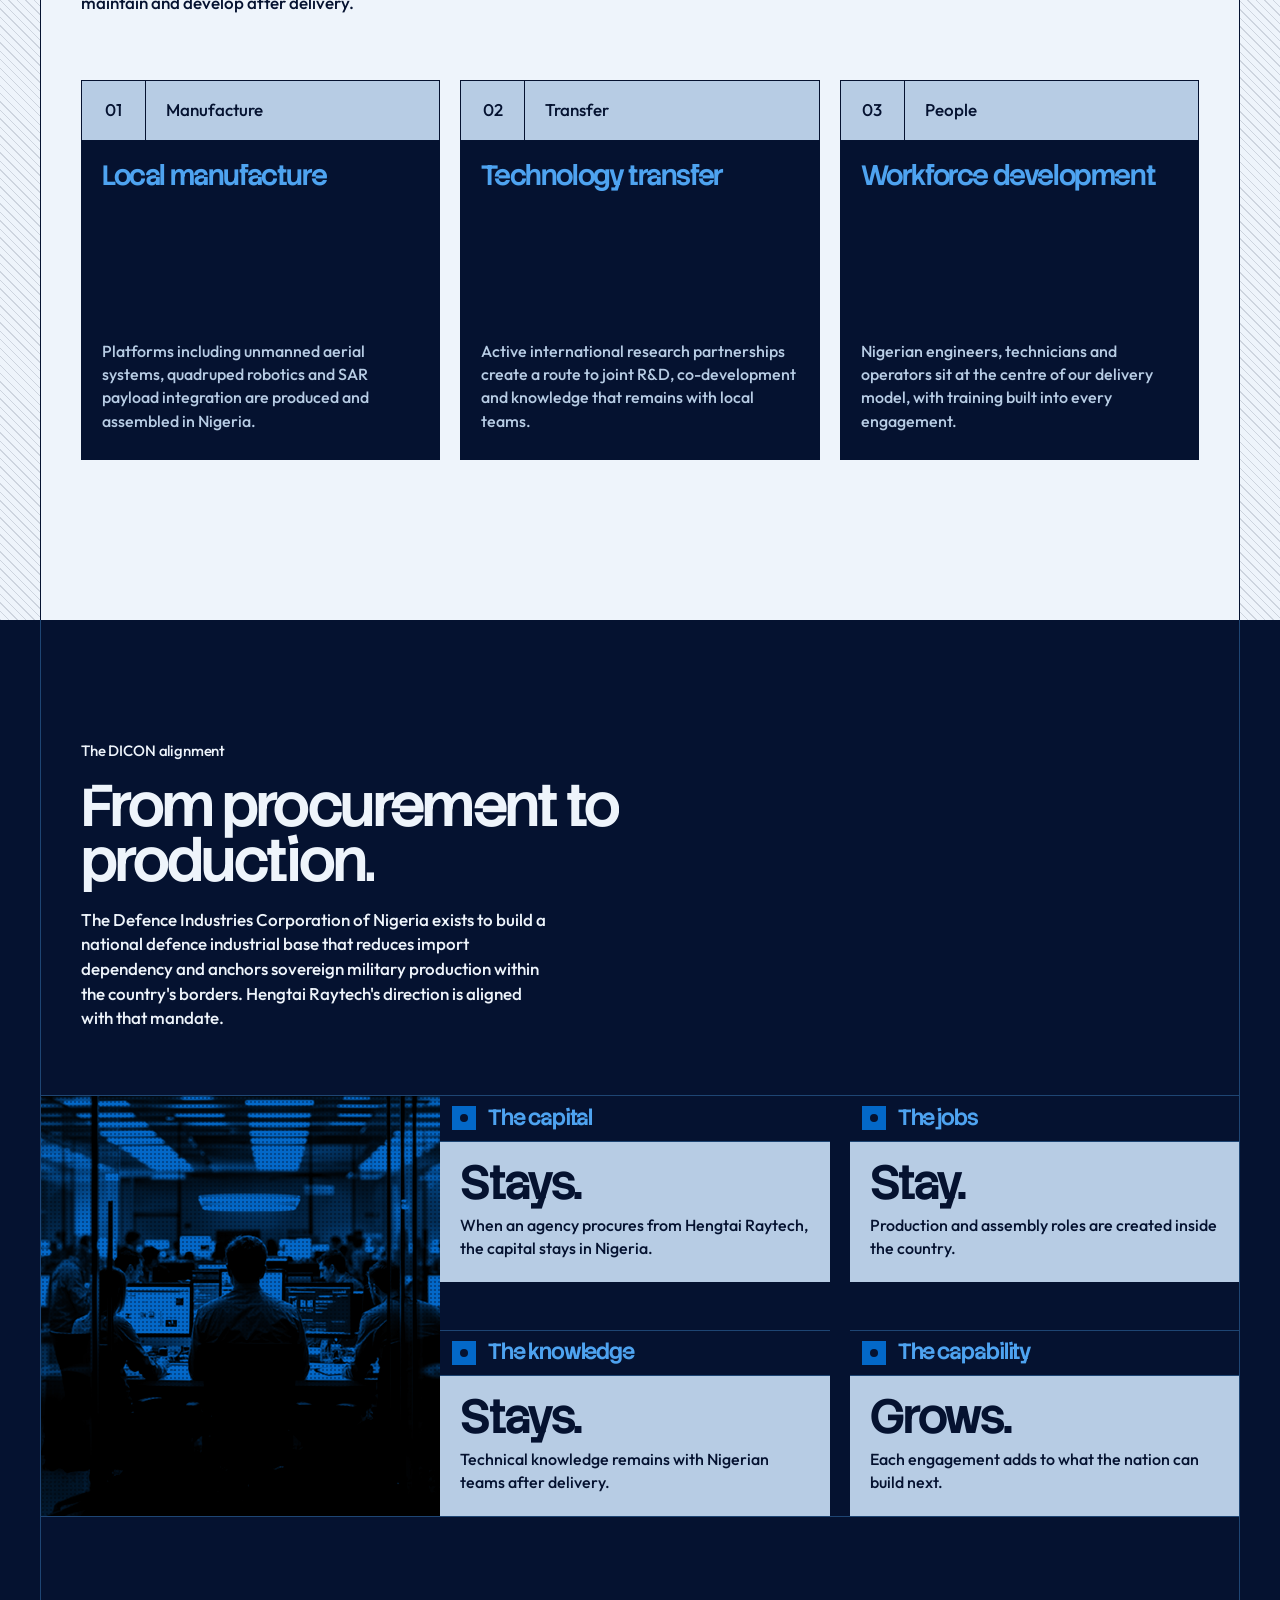
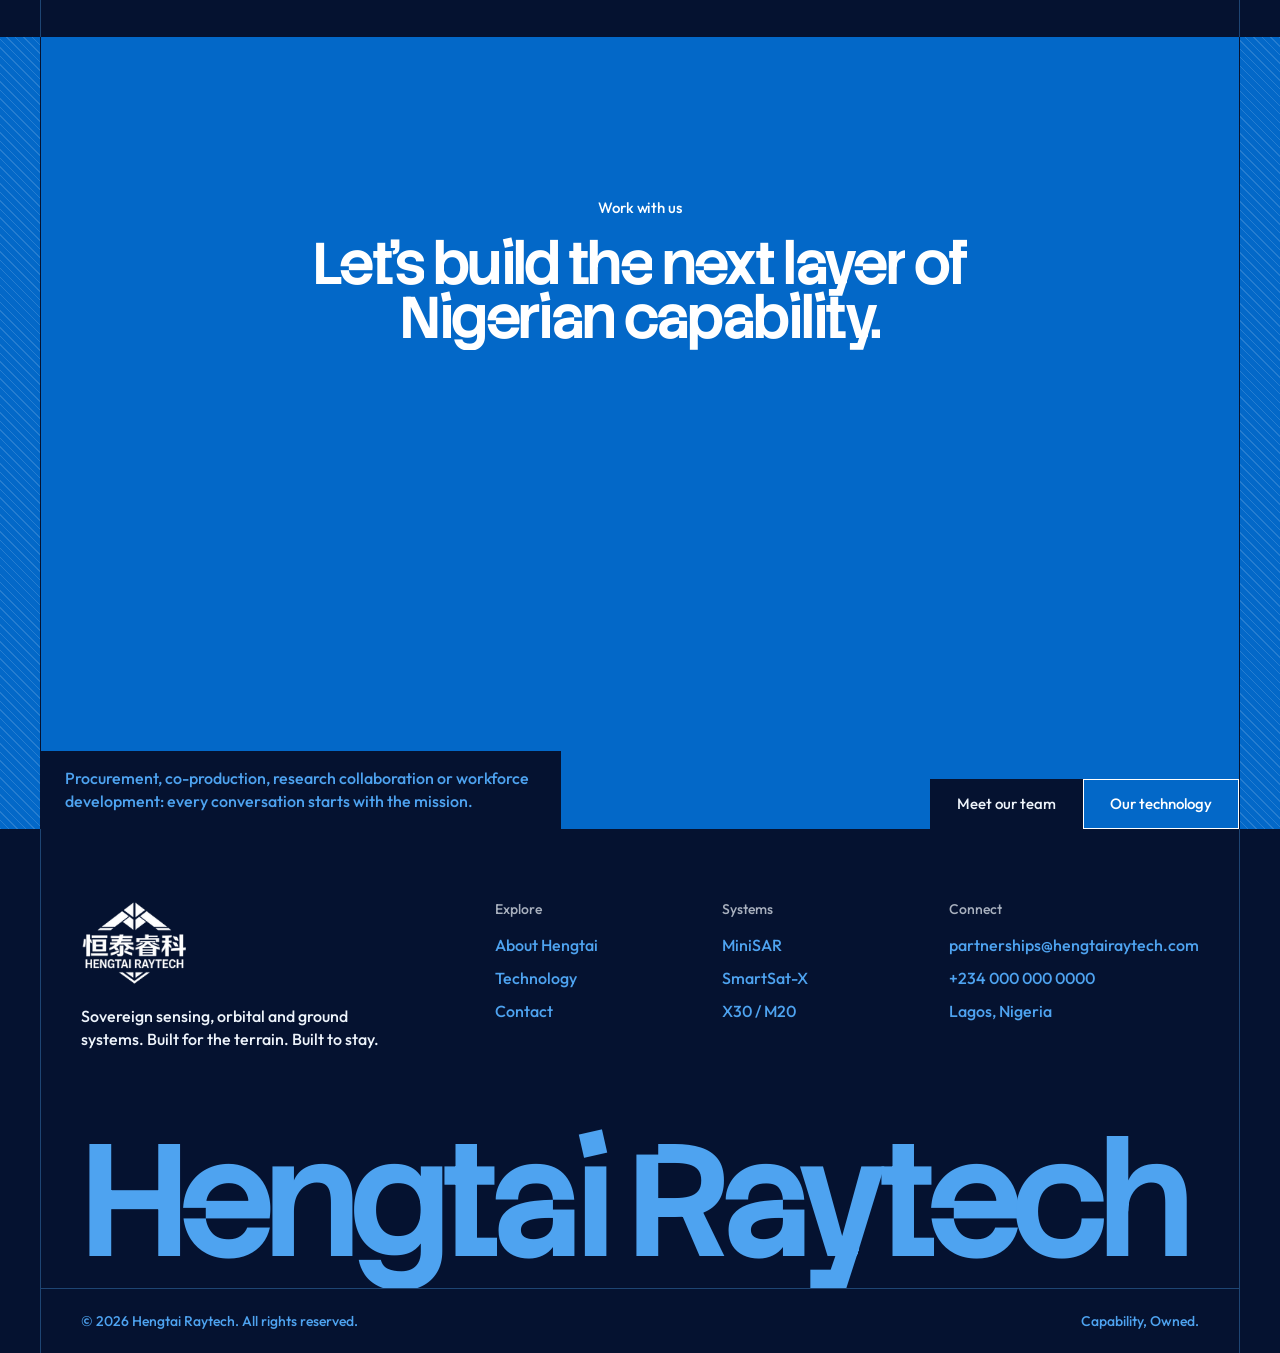
<file: about.html>
<!doctype html>
<html lang="en">
<head>
  <meta charset="utf-8">
  <meta name="viewport" content="width=device-width, initial-scale=1">
  <!-- seo:start -->
  <title>About Hengtai Raytech | Nigerian Defence Industry Partner</title>
  <meta name="description" content="Hengtai Raytech is a DICON-aligned Nigerian defence manufacturer building local production, technology transfer and a skilled workforce for sovereign security.">
  <meta name="robots" content="index, follow, max-image-preview:large">
  <link rel="canonical" href="https://hengtairaytech.com/about.html">
  <meta property="og:type" content="website">
  <meta property="og:site_name" content="Hengtai Raytech">
  <meta property="og:locale" content="en_NG">
  <meta property="og:title" content="About Hengtai Raytech | Nigerian Defence Industry Partner">
  <meta property="og:description" content="Hengtai Raytech is a DICON-aligned Nigerian defence manufacturer building local production, technology transfer and a skilled workforce for sovereign security.">
  <meta property="og:url" content="https://hengtairaytech.com/about.html">
  <meta property="og:image" content="https://hengtairaytech.com/assets/img/og-image.jpg">
  <meta property="og:image:width" content="1200">
  <meta property="og:image:height" content="630">
  <meta property="og:image:alt" content="Hengtai Raytech: Capability, owned. Sovereign SAR sensing, orbital payloads and ground robotics, built in Nigeria.">
  <meta name="twitter:card" content="summary_large_image">
  <meta name="twitter:title" content="About Hengtai Raytech | Nigerian Defence Industry Partner">
  <meta name="twitter:description" content="Hengtai Raytech is a DICON-aligned Nigerian defence manufacturer building local production, technology transfer and a skilled workforce for sovereign security.">
  <meta name="twitter:image" content="https://hengtairaytech.com/assets/img/og-image.jpg">
  <script type="application/ld+json">
{
  "@context": "https://schema.org",
  "@graph": [
    {
      "@type": "Organization",
      "@id": "https://hengtairaytech.com/#organization",
      "name": "Hengtai Raytech",
      "alternateName": [
        "恒泰睿科",
        "Hengtai Raytech Nigeria"
      ],
      "url": "https://hengtairaytech.com/",
      "logo": {
        "@type": "ImageObject",
        "url": "https://hengtairaytech.com/assets/img/icon-512.png",
        "width": 512,
        "height": 512
      },
      "image": "https://hengtairaytech.com/assets/img/og-image.jpg",
      "description": "Nigerian defence industry partner that designs, builds and deploys SAR sensing, orbital payloads and autonomous ground robotics.",
      "slogan": "Capability, Owned.",
      "email": "partnerships@hengtairaytech.com",
      "address": {
        "@type": "PostalAddress",
        "addressLocality": "Lagos",
        "addressCountry": "NG"
      },
      "areaServed": {
        "@type": "Country",
        "name": "Nigeria"
      },
      "knowsAbout": [
        "Synthetic aperture radar",
        "Intelligence, surveillance and reconnaissance",
        "Small satellite payloads",
        "Quadruped robotics",
        "Ground moving target indication",
        "Defence manufacturing"
      ],
      "contactPoint": {
        "@type": "ContactPoint",
        "contactType": "sales",
        "email": "partnerships@hengtairaytech.com",
        "areaServed": "NG",
        "availableLanguage": "English"
      }
    },
    {
      "@type": "WebSite",
      "@id": "https://hengtairaytech.com/#website",
      "url": "https://hengtairaytech.com/",
      "name": "Hengtai Raytech",
      "inLanguage": "en",
      "publisher": {
        "@id": "https://hengtairaytech.com/#organization"
      }
    },
    {
      "@type": "AboutPage",
      "@id": "https://hengtairaytech.com/about.html#webpage",
      "url": "https://hengtairaytech.com/about.html",
      "name": "About Hengtai Raytech | Nigerian Defence Industry Partner",
      "description": "Hengtai Raytech is a DICON-aligned Nigerian defence manufacturer building local production, technology transfer and a skilled workforce for sovereign security.",
      "inLanguage": "en",
      "isPartOf": {
        "@id": "https://hengtairaytech.com/#website"
      },
      "about": {
        "@id": "https://hengtairaytech.com/#organization"
      },
      "breadcrumb": {
        "@id": "https://hengtairaytech.com/about.html#breadcrumb"
      },
      "primaryImageOfPage": {
        "@type": "ImageObject",
        "url": "https://hengtairaytech.com/assets/img/og-image.jpg"
      }
    },
    {
      "@type": "BreadcrumbList",
      "@id": "https://hengtairaytech.com/about.html#breadcrumb",
      "itemListElement": [
        {
          "@type": "ListItem",
          "position": 1,
          "name": "Home",
          "item": "https://hengtairaytech.com/"
        },
        {
          "@type": "ListItem",
          "position": 2,
          "name": "About",
          "item": "https://hengtairaytech.com/about.html"
        }
      ]
    }
  ]
}
</script>
  <!-- seo:end -->
  <meta name="theme-color" content="#0368c8">
  <link rel="preload" href="assets/fonts/stack-sans-notch-latin.woff2" as="font" type="font/woff2" crossorigin>
  <link rel="preload" href="assets/fonts/outfit-latin.woff2" as="font" type="font/woff2" crossorigin>
  <link rel="stylesheet" href="assets/css/style.css">
  <link rel="icon" href="assets/img/favicon.svg" type="image/svg+xml">
  <link rel="icon" href="assets/img/favicon-32.png" sizes="32x32" type="image/png">
  <link rel="apple-touch-icon" href="assets/img/apple-touch-icon.png">
  <link rel="manifest" href="site.webmanifest">
</head>
<body>
<a class="skip" href="#main">Skip to content</a>

<header class="site-header">
  <div class="frame">
    <a class="brand" href="./" aria-label="Hengtai Raytech home"><img class="brand__logo brand__logo--white" src="assets/img/logo/hrtlogo-white.png" alt="Hengtai Raytech" width="142" height="114"><img class="brand__logo brand__logo--blue" src="assets/img/logo/hrtlogo-blue.png" alt="" width="142" height="114"></a>
    <nav class="nav" aria-label="Primary">
      <a href="./">Home</a>
      <a class="is-active" href="about.html">About</a>
      <a href="service.html">Technology</a>
      <a href="contact.html">Contact</a>
    </nav>
    <a class="header-cta" href="contact.html">Partner with us</a>
    <button class="menu-toggle" type="button" aria-expanded="false">Menu</button>
  </div>
</header>

<main id="main">
  <!-- Hero -->
  <section class="band band--signal hero hero--short hero--photo" data-header="signal">
    <div class="hero-photo">
      <picture>
        <source media="(max-width: 960px)" srcset="assets/img/about-satellite-960.jpg" width="960" height="1040">
        <img src="assets/img/about-satellite.jpg" alt="Satellite in orbit above Earth" width="1920" height="1080" fetchpriority="high">
      </picture>
    </div>
    <div class="frame">
      <div class="hero__body pad">
        <p class="eyebrow fade">About Hengtai Raytech</p>
        <h1 class="display reveal">Build here.<br>Keep it here.</h1>
        <p class="lede fade">We are a Nigerian defence industry partner building the technical depth, manufacturing capability and operational confidence that sovereignty requires.</p>
      </div>
    </div>
  </section>

  <!-- Position -->
  <section class="band band--blush" data-header="blush">
    <div class="frame">
      <div class="statement">
        <p class="eyebrow fade">Our position</p>
        <p class="big reveal">We do not just deliver technology. We build capability that stays, grows and advances inside Nigeria.</p>
        <div class="cols fade">
          <p>Hengtai Raytech began as an equipment supplier and has repositioned as an original manufacturer. Our research and development partnerships are anchored inside Nigeria's defence industrial ecosystem, and our manufacturing footprint is domiciled within the country's military industrial complex.</p>
          <p>That is a deliberate choice. It reflects a commitment to long-term Nigerian sovereign capability rather than short-term contract cycles.</p>
        </div>
      </div>
    </div>
  </section>

  <!-- Pillars -->
  <section class="band band--blush" data-header="blush">
    <div class="frame pad" style="border-top:1px solid var(--ink)">
      <div class="head-block">
        <p class="eyebrow fade">What we commit to</p>
        <h2 class="title reveal">Three pillars. One direction.</h2>
        <p class="lede fade">Every engagement is measured by what Nigeria can operate, maintain and develop after delivery.</p>
      </div>
      <div class="cards">
        <article class="card fade">
          <div class="card__bar"><b>01</b><span>Manufacture</span></div>
          <div class="card__body"><h3>Local manufacture</h3><p>Platforms including unmanned aerial systems, quadruped robotics and SAR payload integration are produced and assembled in Nigeria.</p></div>
        </article>
        <article class="card fade">
          <div class="card__bar"><b>02</b><span>Transfer</span></div>
          <div class="card__body"><h3>Technology transfer</h3><p>Active international research partnerships create a route to joint R&amp;D, co-development and knowledge that remains with local teams.</p></div>
        </article>
        <article class="card fade">
          <div class="card__bar"><b>03</b><span>People</span></div>
          <div class="card__body"><h3>Workforce development</h3><p>Nigerian engineers, technicians and operators sit at the centre of our delivery model, with training built into every engagement.</p></div>
        </article>
      </div>
      <div class="after-cards"></div>
    </div>
  </section>

  <!-- DICON alignment -->
  <section class="band band--ink" data-header="ink">
    <div class="frame">
      <div class="head-block pad">
        <p class="eyebrow fade">The DICON alignment</p>
        <h2 class="title reveal">From procurement to production.</h2>
        <p class="lede fade">The Defence Industries Corporation of Nigeria exists to build a national defence industrial base that reduces import dependency and anchors sovereign military production within the country's borders. Hengtai Raytech's direction is aligned with that mandate.</p>
      </div>
      <div class="split">
        <div class="split__media">
          <img src="assets/img/operations.jpg" alt="Operations team monitoring systems in a control room" loading="lazy" width="870" height="550">
        </div>
        <div class="tiles">
          <div class="tile fade">
            <div class="tile__head"><span class="tile__icon"></span><h3>The capital</h3></div>
            <div class="tile__body"><span class="tile__value">Stays.</span>When an agency procures from Hengtai Raytech, the capital stays in Nigeria.</div>
          </div>
          <div class="tile fade">
            <div class="tile__head"><span class="tile__icon"></span><h3>The jobs</h3></div>
            <div class="tile__body"><span class="tile__value">Stay.</span>Production and assembly roles are created inside the country.</div>
          </div>
          <div class="tile fade">
            <div class="tile__head"><span class="tile__icon"></span><h3>The knowledge</h3></div>
            <div class="tile__body"><span class="tile__value">Stays.</span>Technical knowledge remains with Nigerian teams after delivery.</div>
          </div>
          <div class="tile fade">
            <div class="tile__head"><span class="tile__icon"></span><h3>The capability</h3></div>
            <div class="tile__body"><span class="tile__value">Grows.</span>Each engagement adds to what the nation can build next.</div>
          </div>
        </div>
      </div>
      <div style="height:120px"></div>
    </div>
  </section>

  <!-- CTA -->
  <section class="band band--signal cta" data-header="signal">
    <div class="frame">
      <div class="head-block head-block--center pad">
        <p class="eyebrow fade">Work with us</p>
        <h2 class="title reveal">Let's build the next layer of Nigerian capability.</h2>
      </div>
      <div class="cta__bottom">
        <p class="cta__note">Procurement, co-production, research collaboration or workforce development: every conversation starts with the mission.</p>
        <div class="btns"><a class="btn" href="contact.html">Meet our team</a><a class="btn btn--line" href="service.html">Our technology</a></div>
      </div>
    </div>
  </section>
</main>

<footer class="footer" data-header="ink" style="position:relative;z-index:4">
  <div class="frame">
    <div class="footer__grid">
      <div>
        <a class="brand brand--footer" href="./" aria-label="Hengtai Raytech home"><img class="brand__logo" src="assets/img/logo/hrtlogo-white.png" alt="Hengtai Raytech" width="142" height="114"></a>
        <p class="footer__tag">Sovereign sensing, orbital and ground systems. Built for the terrain. Built to stay.</p>
      </div>
      <div><p class="footer__label">Explore</p><a href="about.html">About Hengtai</a><a href="service.html">Technology</a><a href="contact.html">Contact</a></div>
      <div><p class="footer__label">Systems</p><a href="service.html#minisar">MiniSAR</a><a href="service.html#smartsat">SmartSat-X</a><a href="service.html#ground">X30 / M20</a></div>
      <div><p class="footer__label">Connect</p><a href="mailto:partnerships@hengtairaytech.com">partnerships@hengtairaytech.com</a><a href="tel:+2340000000000">+234 000 000 0000</a><a href="contact.html">Lagos, Nigeria</a></div>
    </div>
    <div class="footer__word" aria-hidden="true">Hengtai Raytech</div>
    <div class="footer__base"><span>© <span data-year>2026</span> Hengtai Raytech. All rights reserved.</span><span>Capability, Owned.</span></div>
  </div>
</footer>

<script src="assets/js/main.js" defer></script>
</body>
</html>
</file>
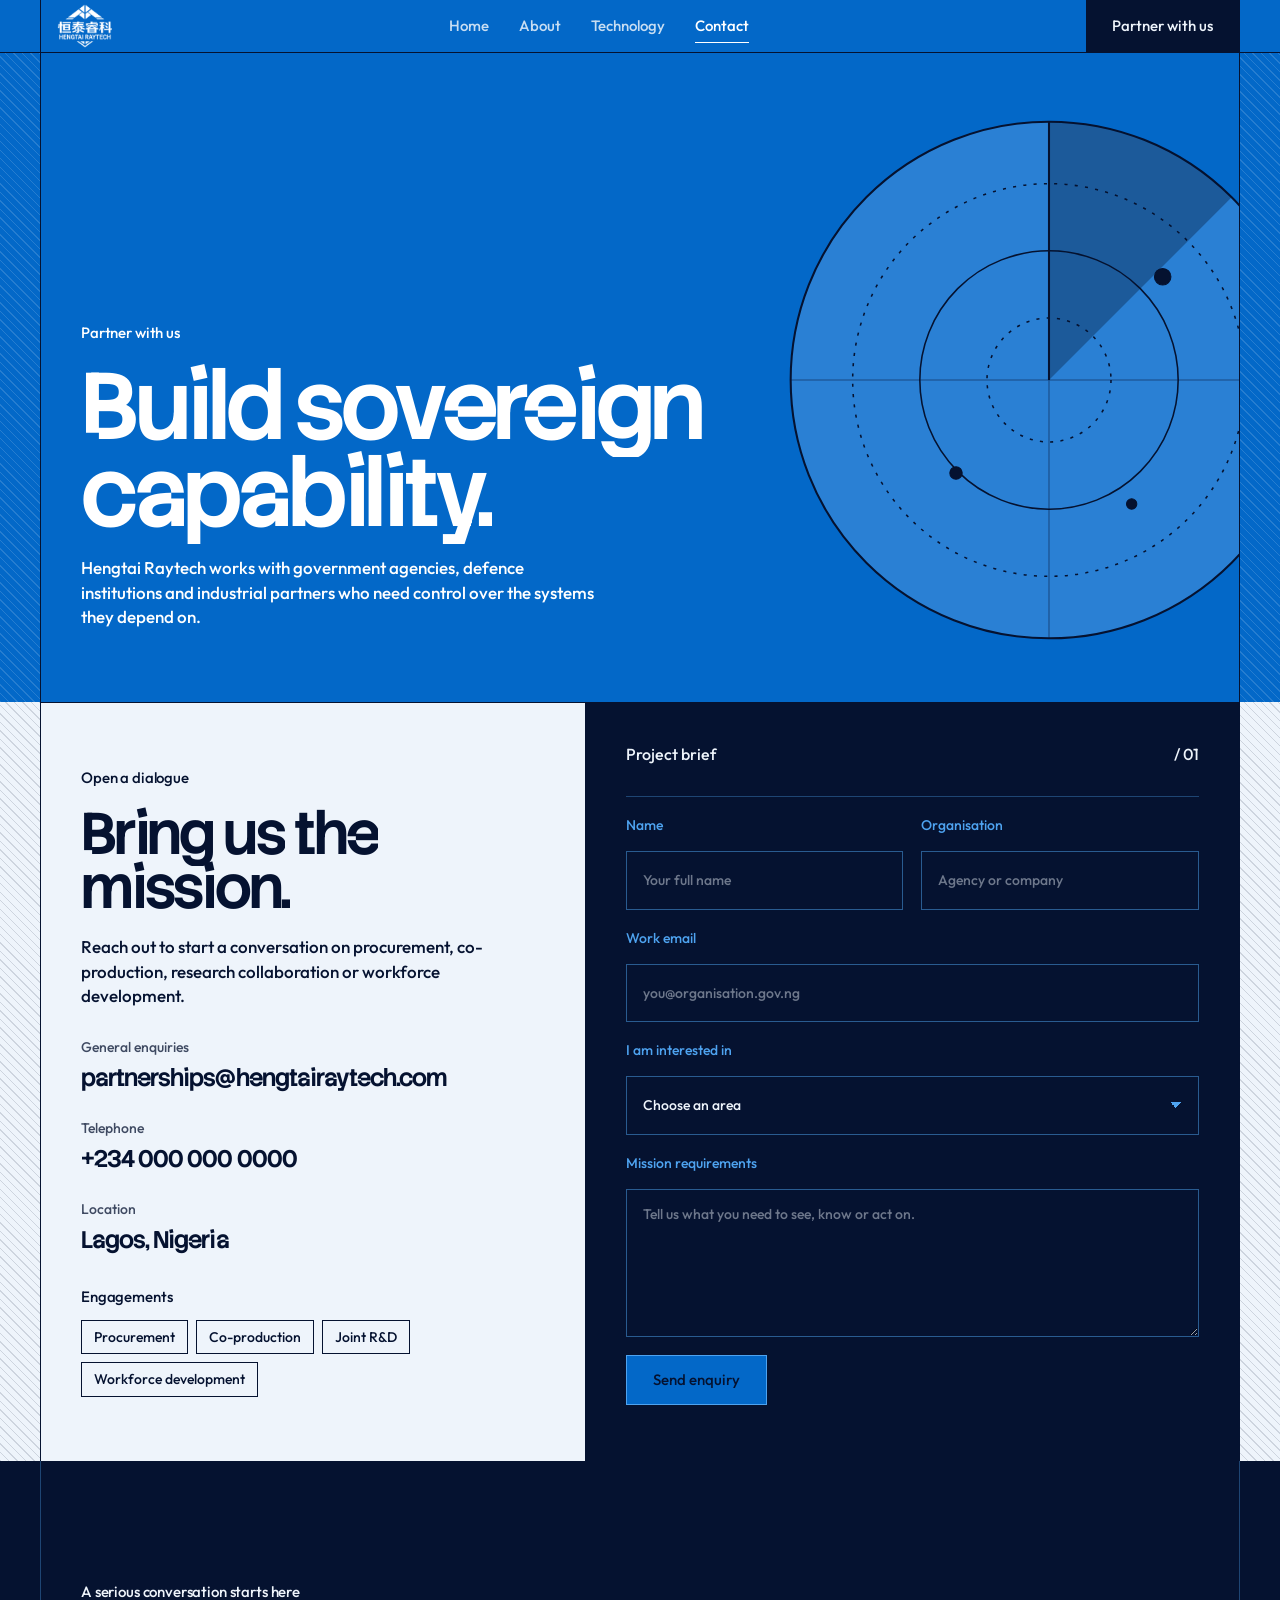
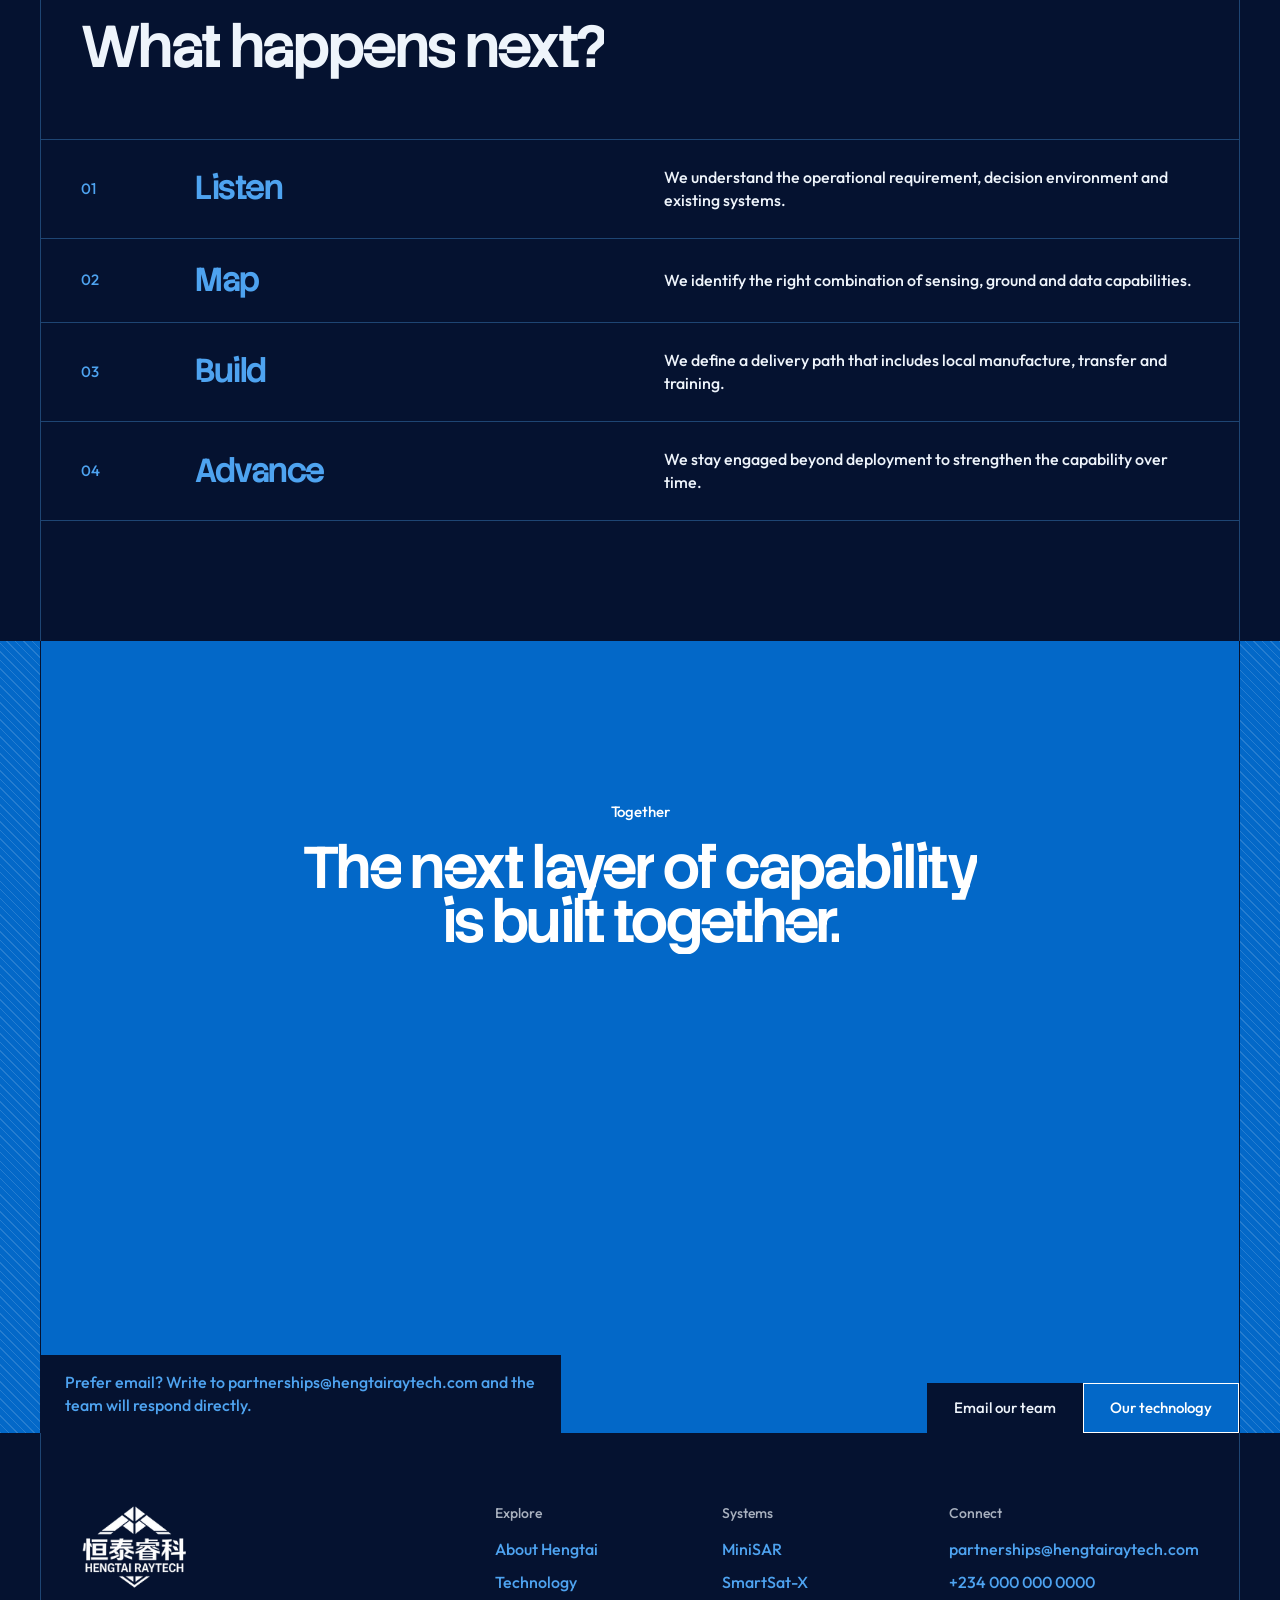
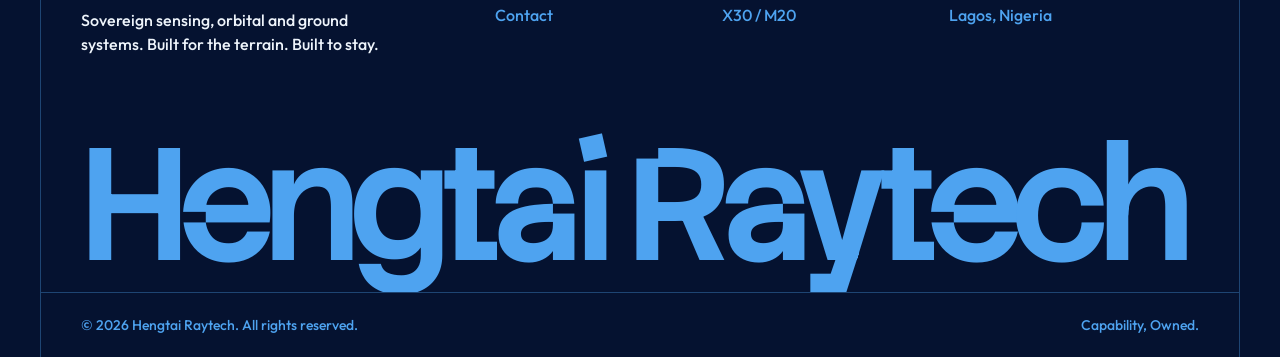
<file: contact.html>
<!doctype html>
<html lang="en">
<head>
  <meta charset="utf-8">
  <meta name="viewport" content="width=device-width, initial-scale=1">
  <!-- seo:start -->
  <title>Contact Hengtai Raytech | Defence Partnerships in Lagos</title>
  <meta name="description" content="Talk to Hengtai Raytech in Lagos, Nigeria about procurement, co-production, joint R&amp;D or workforce development for MiniSAR, SmartSat-X and ground robotics.">
  <meta name="robots" content="index, follow, max-image-preview:large">
  <link rel="canonical" href="https://hengtairaytech.com/contact.html">
  <meta property="og:type" content="website">
  <meta property="og:site_name" content="Hengtai Raytech">
  <meta property="og:locale" content="en_NG">
  <meta property="og:title" content="Contact Hengtai Raytech | Defence Partnerships in Lagos">
  <meta property="og:description" content="Talk to Hengtai Raytech in Lagos, Nigeria about procurement, co-production, joint R&amp;D or workforce development for MiniSAR, SmartSat-X and ground robotics.">
  <meta property="og:url" content="https://hengtairaytech.com/contact.html">
  <meta property="og:image" content="https://hengtairaytech.com/assets/img/og-image.jpg">
  <meta property="og:image:width" content="1200">
  <meta property="og:image:height" content="630">
  <meta property="og:image:alt" content="Hengtai Raytech: Capability, owned. Sovereign SAR sensing, orbital payloads and ground robotics, built in Nigeria.">
  <meta name="twitter:card" content="summary_large_image">
  <meta name="twitter:title" content="Contact Hengtai Raytech | Defence Partnerships in Lagos">
  <meta name="twitter:description" content="Talk to Hengtai Raytech in Lagos, Nigeria about procurement, co-production, joint R&amp;D or workforce development for MiniSAR, SmartSat-X and ground robotics.">
  <meta name="twitter:image" content="https://hengtairaytech.com/assets/img/og-image.jpg">
  <script type="application/ld+json">
{
  "@context": "https://schema.org",
  "@graph": [
    {
      "@type": "Organization",
      "@id": "https://hengtairaytech.com/#organization",
      "name": "Hengtai Raytech",
      "alternateName": [
        "恒泰睿科",
        "Hengtai Raytech Nigeria"
      ],
      "url": "https://hengtairaytech.com/",
      "logo": {
        "@type": "ImageObject",
        "url": "https://hengtairaytech.com/assets/img/icon-512.png",
        "width": 512,
        "height": 512
      },
      "image": "https://hengtairaytech.com/assets/img/og-image.jpg",
      "description": "Nigerian defence industry partner that designs, builds and deploys SAR sensing, orbital payloads and autonomous ground robotics.",
      "slogan": "Capability, Owned.",
      "email": "partnerships@hengtairaytech.com",
      "address": {
        "@type": "PostalAddress",
        "addressLocality": "Lagos",
        "addressCountry": "NG"
      },
      "areaServed": {
        "@type": "Country",
        "name": "Nigeria"
      },
      "knowsAbout": [
        "Synthetic aperture radar",
        "Intelligence, surveillance and reconnaissance",
        "Small satellite payloads",
        "Quadruped robotics",
        "Ground moving target indication",
        "Defence manufacturing"
      ],
      "contactPoint": {
        "@type": "ContactPoint",
        "contactType": "sales",
        "email": "partnerships@hengtairaytech.com",
        "areaServed": "NG",
        "availableLanguage": "English"
      }
    },
    {
      "@type": "WebSite",
      "@id": "https://hengtairaytech.com/#website",
      "url": "https://hengtairaytech.com/",
      "name": "Hengtai Raytech",
      "inLanguage": "en",
      "publisher": {
        "@id": "https://hengtairaytech.com/#organization"
      }
    },
    {
      "@type": "ContactPage",
      "@id": "https://hengtairaytech.com/contact.html#webpage",
      "url": "https://hengtairaytech.com/contact.html",
      "name": "Contact Hengtai Raytech | Defence Partnerships in Lagos",
      "description": "Talk to Hengtai Raytech in Lagos, Nigeria about procurement, co-production, joint R&D or workforce development for MiniSAR, SmartSat-X and ground robotics.",
      "inLanguage": "en",
      "isPartOf": {
        "@id": "https://hengtairaytech.com/#website"
      },
      "about": {
        "@id": "https://hengtairaytech.com/#organization"
      },
      "breadcrumb": {
        "@id": "https://hengtairaytech.com/contact.html#breadcrumb"
      },
      "primaryImageOfPage": {
        "@type": "ImageObject",
        "url": "https://hengtairaytech.com/assets/img/og-image.jpg"
      }
    },
    {
      "@type": "BreadcrumbList",
      "@id": "https://hengtairaytech.com/contact.html#breadcrumb",
      "itemListElement": [
        {
          "@type": "ListItem",
          "position": 1,
          "name": "Home",
          "item": "https://hengtairaytech.com/"
        },
        {
          "@type": "ListItem",
          "position": 2,
          "name": "Contact",
          "item": "https://hengtairaytech.com/contact.html"
        }
      ]
    }
  ]
}
</script>
  <!-- seo:end -->
  <meta name="theme-color" content="#0368c8">
  <link rel="preload" href="assets/fonts/stack-sans-notch-latin.woff2" as="font" type="font/woff2" crossorigin>
  <link rel="preload" href="assets/fonts/outfit-latin.woff2" as="font" type="font/woff2" crossorigin>
  <link rel="stylesheet" href="assets/css/style.css">
  <link rel="icon" href="assets/img/favicon.svg" type="image/svg+xml">
  <link rel="icon" href="assets/img/favicon-32.png" sizes="32x32" type="image/png">
  <link rel="apple-touch-icon" href="assets/img/apple-touch-icon.png">
  <link rel="manifest" href="site.webmanifest">
</head>
<body>
<a class="skip" href="#main">Skip to content</a>

<header class="site-header">
  <div class="frame">
    <a class="brand" href="./" aria-label="Hengtai Raytech home"><img class="brand__logo brand__logo--white" src="assets/img/logo/hrtlogo-white.png" alt="Hengtai Raytech" width="142" height="114"><img class="brand__logo brand__logo--blue" src="assets/img/logo/hrtlogo-blue.png" alt="" width="142" height="114"></a>
    <nav class="nav" aria-label="Primary">
      <a href="./">Home</a>
      <a href="about.html">About</a>
      <a href="service.html">Technology</a>
      <a class="is-active" href="contact.html">Contact</a>
    </nav>
    <a class="header-cta" href="contact.html">Partner with us</a>
    <button class="menu-toggle" type="button" aria-expanded="false">Menu</button>
  </div>
</header>

<main id="main">
  <!-- Hero -->
  <section class="band band--signal hero hero--short hero--radar" data-header="signal">
    <div class="frame">
      <div class="hero__visual" aria-hidden="true">
        <svg class="globe" viewBox="0 0 600 600" fill="none" stroke="#051230">
          <circle cx="300" cy="300" r="250" fill="#2a80d4" stroke-width="2"/>
          <circle cx="300" cy="300" r="190" stroke-width="1.5" stroke-dasharray="3 7"/>
          <circle cx="300" cy="300" r="125" stroke-width="1.5"/>
          <circle cx="300" cy="300" r="60" stroke-width="1.5" stroke-dasharray="3 7"/>
          <path d="M50 300 H550 M300 50 V550" stroke-width="1" stroke-opacity=".5"/>
          <g class="orbit">
            <path d="M300 300 L300 50 A250 250 0 0 1 477 123 Z" fill="#051230" fill-opacity=".35" stroke="none"/>
            <path d="M300 300 L300 50" stroke-width="2"/>
          </g>
          <circle cx="410" cy="200" r="8" fill="#051230"/>
          <circle cx="210" cy="390" r="6" fill="#051230"/>
          <circle cx="380" cy="420" r="5" fill="#051230"/>
        </svg>
      </div>
      <div class="hero__body pad">
        <p class="eyebrow fade">Partner with us</p>
        <h1 class="display reveal">Build sovereign<br>capability.</h1>
        <p class="lede fade">Hengtai Raytech works with government agencies, defence institutions and industrial partners who need control over the systems they depend on.</p>
      </div>
    </div>
  </section>

  <!-- Contact + form -->
  <section class="band band--blush" data-header="blush">
    <div class="frame">
      <div class="contact">
        <div class="contact__info">
          <div>
            <p class="eyebrow fade">Open a dialogue</p>
            <h2 class="title reveal">Bring us the mission.</h2>
            <p class="lede fade">Reach out to start a conversation on procurement, co-production, research collaboration or workforce development.</p>
          </div>
          <dl class="fade" style="display:grid;gap:22px;margin:0">
            <div><dt>General enquiries</dt><dd><a href="mailto:partnerships@hengtairaytech.com">partnerships@hengtairaytech.com</a></dd></div>
            <div><dt>Telephone</dt><dd><a href="tel:+2340000000000">+234 000 000 0000</a></dd></div>
            <div><dt>Location</dt><dd>Lagos, Nigeria</dd></div>
          </dl>
          <div class="fade">
            <p class="eyebrow" style="margin-bottom:12px">Engagements</p>
            <div class="chips"><span class="chip">Procurement</span><span class="chip">Co-production</span><span class="chip">Joint R&amp;D</span><span class="chip">Workforce development</span></div>
          </div>
        </div>
        <form class="form" id="enquiry">
          <div class="form__bar"><span>Project brief</span><span>/ 01</span></div>
          <div class="two">
            <label>Name<input name="name" type="text" placeholder="Your full name" required></label>
            <label>Organisation<input name="organisation" type="text" placeholder="Agency or company" required></label>
          </div>
          <label>Work email<input name="email" type="email" placeholder="you@organisation.gov.ng" required></label>
          <label>I am interested in
            <select name="interest" required>
              <option value="" disabled selected>Choose an area</option>
              <option>MiniSAR payload integration</option>
              <option>SmartSat-X orbital sensing</option>
              <option>X30 / M20 ground systems</option>
              <option>Co-production or joint R&amp;D</option>
              <option>Workforce development</option>
            </select>
          </label>
          <label>Mission requirements<textarea name="message" placeholder="Tell us what you need to see, know or act on."></textarea></label>
          <div><button class="btn btn--signal" type="submit">Send enquiry</button></div>
        </form>
      </div>
    </div>
  </section>

  <!-- What happens next -->
  <section class="band band--ink" data-header="ink">
    <div class="frame">
      <div class="head-block pad">
        <p class="eyebrow fade">A serious conversation starts here</p>
        <h2 class="title reveal">What happens next?</h2>
      </div>
      <div class="rows">
        <div class="row"><b>01</b><h3>Listen</h3><p>We understand the operational requirement, decision environment and existing systems.</p></div>
        <div class="row"><b>02</b><h3>Map</h3><p>We identify the right combination of sensing, ground and data capabilities.</p></div>
        <div class="row"><b>03</b><h3>Build</h3><p>We define a delivery path that includes local manufacture, transfer and training.</p></div>
        <div class="row"><b>04</b><h3>Advance</h3><p>We stay engaged beyond deployment to strengthen the capability over time.</p></div>
      </div>
      <div style="height:120px"></div>
    </div>
  </section>

  <!-- CTA -->
  <section class="band band--signal cta" data-header="signal">
    <div class="frame">
      <div class="head-block head-block--center pad">
        <p class="eyebrow fade">Together</p>
        <h2 class="title reveal">The next layer of capability is built together.</h2>
      </div>
      <div class="cta__bottom">
        <p class="cta__note">Prefer email? Write to partnerships@hengtairaytech.com and the team will respond directly.</p>
        <div class="btns"><a class="btn" href="mailto:partnerships@hengtairaytech.com">Email our team</a><a class="btn btn--line" href="service.html">Our technology</a></div>
      </div>
    </div>
  </section>
</main>

<footer class="footer" data-header="ink" style="position:relative;z-index:4">
  <div class="frame">
    <div class="footer__grid">
      <div>
        <a class="brand brand--footer" href="./" aria-label="Hengtai Raytech home"><img class="brand__logo" src="assets/img/logo/hrtlogo-white.png" alt="Hengtai Raytech" width="142" height="114"></a>
        <p class="footer__tag">Sovereign sensing, orbital and ground systems. Built for the terrain. Built to stay.</p>
      </div>
      <div><p class="footer__label">Explore</p><a href="about.html">About Hengtai</a><a href="service.html">Technology</a><a href="contact.html">Contact</a></div>
      <div><p class="footer__label">Systems</p><a href="service.html#minisar">MiniSAR</a><a href="service.html#smartsat">SmartSat-X</a><a href="service.html#ground">X30 / M20</a></div>
      <div><p class="footer__label">Connect</p><a href="mailto:partnerships@hengtairaytech.com">partnerships@hengtairaytech.com</a><a href="tel:+2340000000000">+234 000 000 0000</a><a href="contact.html">Lagos, Nigeria</a></div>
    </div>
    <div class="footer__word" aria-hidden="true">Hengtai Raytech</div>
    <div class="footer__base"><span>© <span data-year>2026</span> Hengtai Raytech. All rights reserved.</span><span>Capability, Owned.</span></div>
  </div>
</footer>

<script src="assets/js/main.js" defer></script>
</body>
</html>
</file>
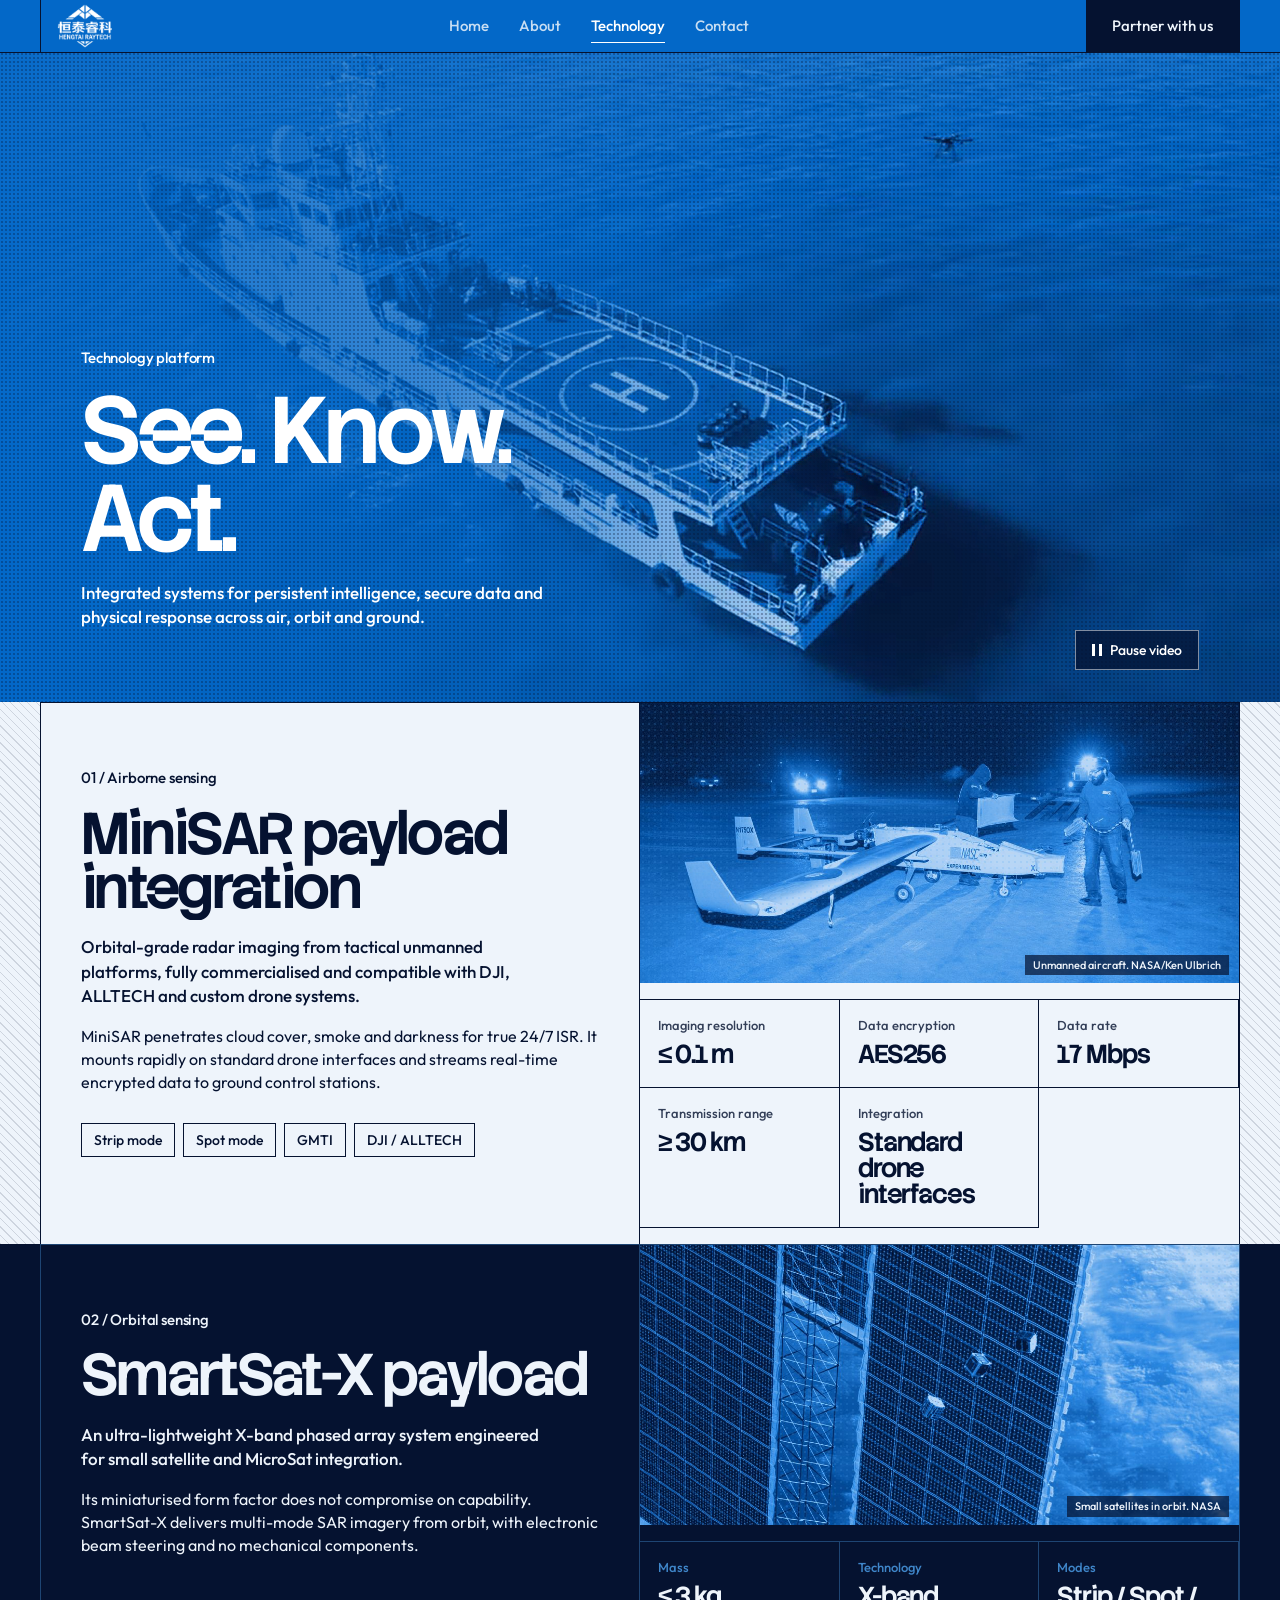
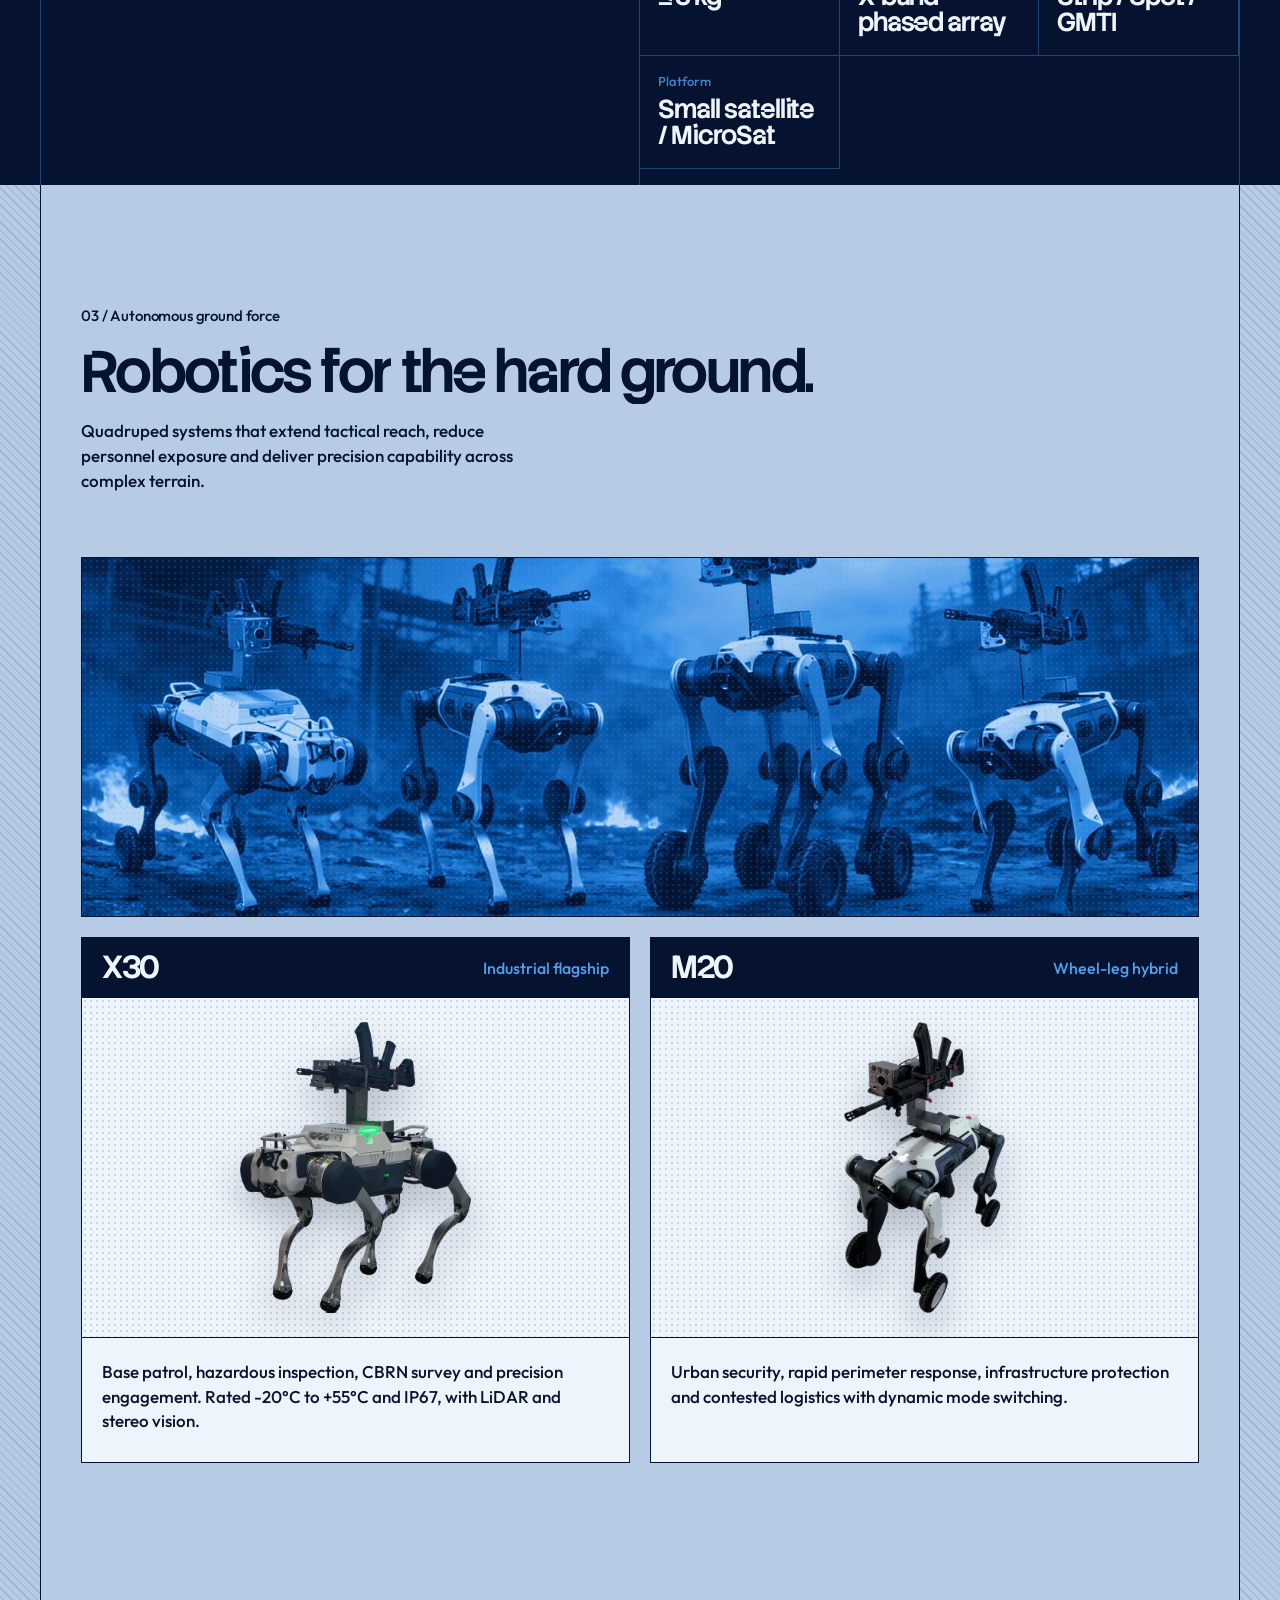
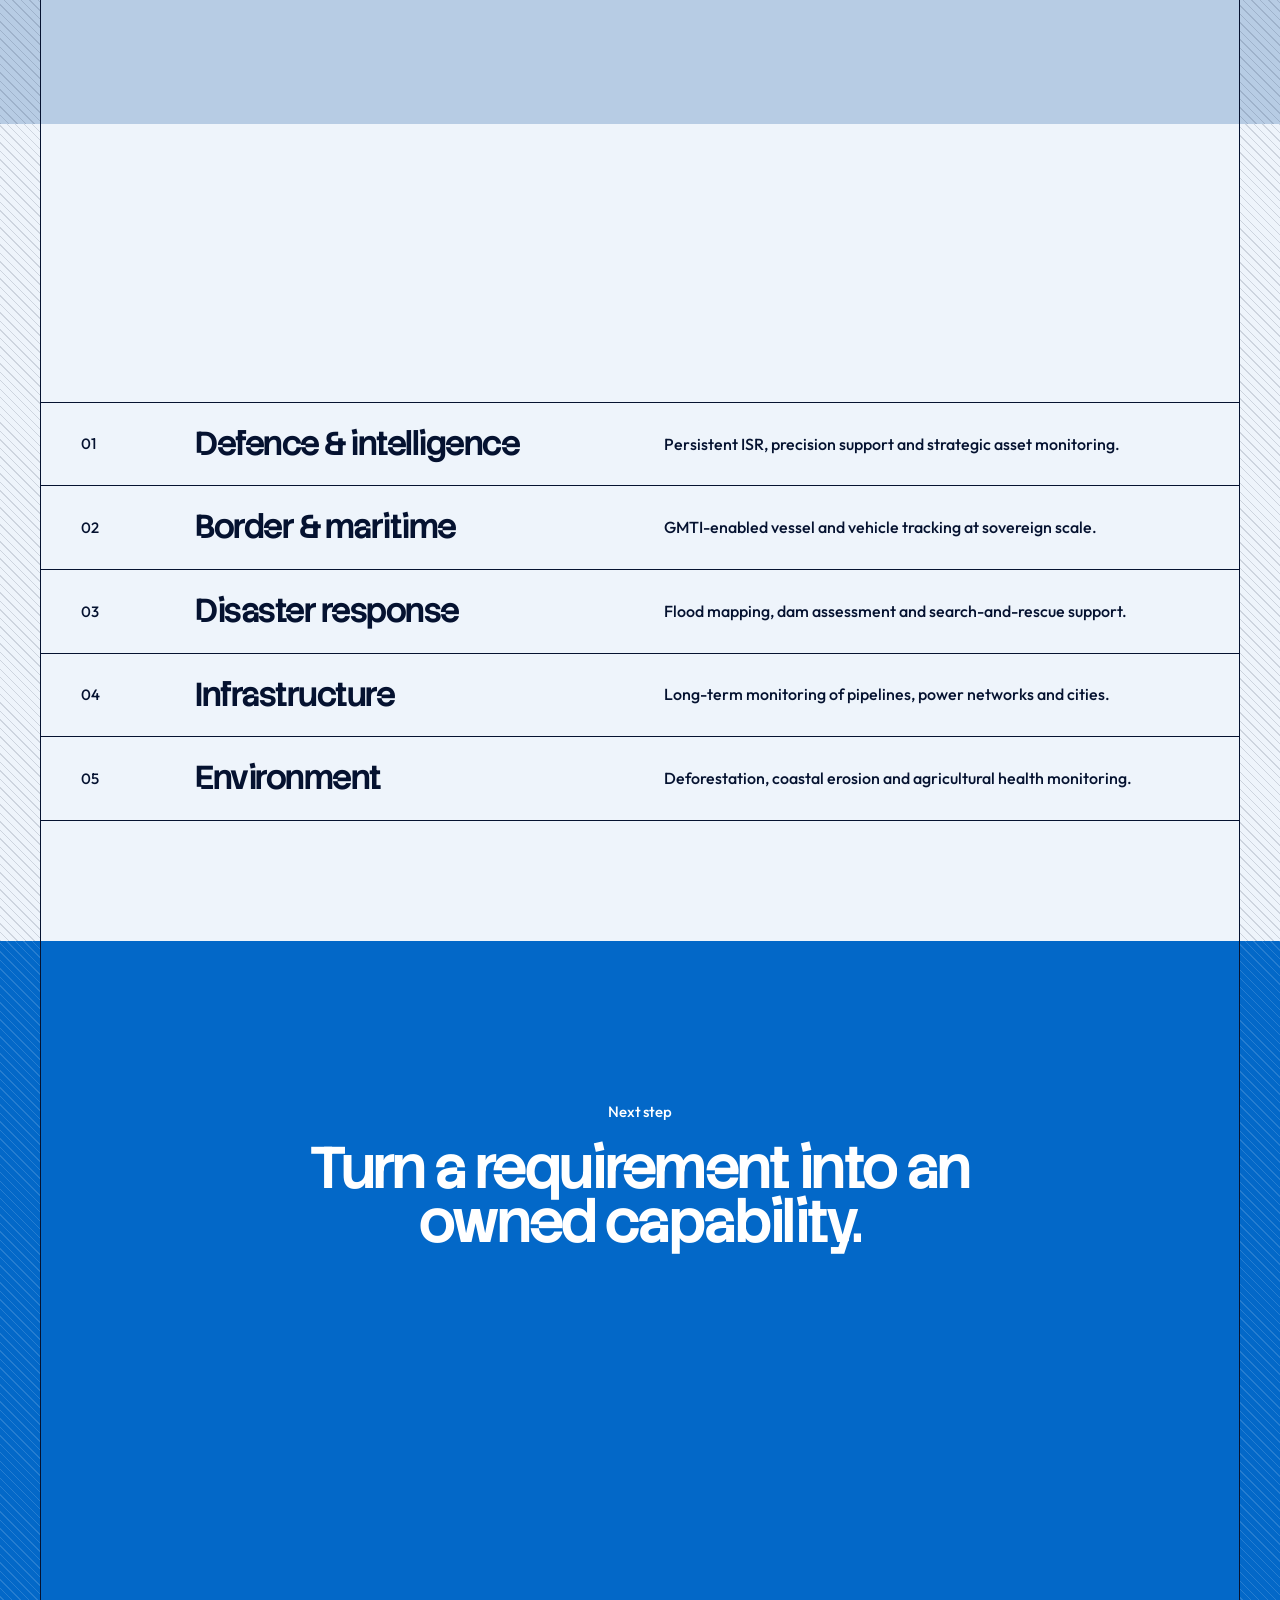
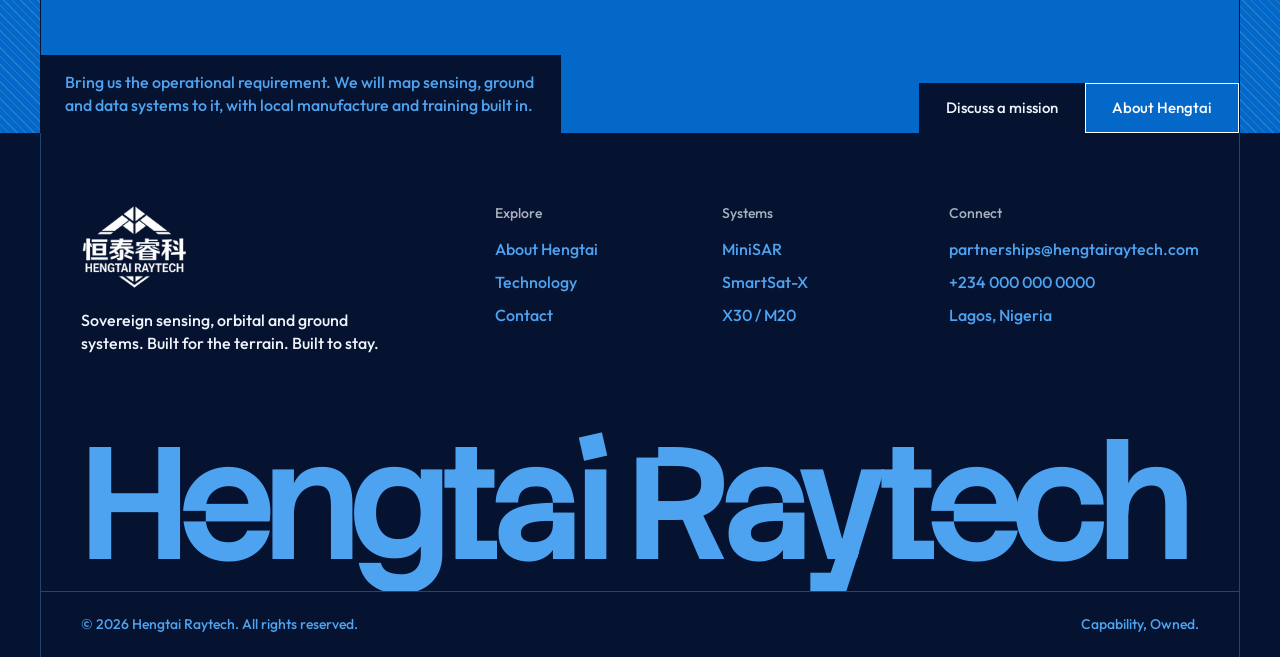
<file: service.html>
<!doctype html>
<html lang="en">
<head>
  <meta charset="utf-8">
  <meta name="viewport" content="width=device-width, initial-scale=1">
  <!-- seo:start -->
  <title>MiniSAR, SmartSat-X &amp; X30/M20 Robotics | Hengtai Raytech</title>
  <meta name="description" content="MiniSAR drone radar with 0.1 m imaging, the SmartSat-X X-band satellite SAR payload and X30/M20 quadruped robots for ISR, border security and ground response.">
  <meta name="robots" content="index, follow, max-image-preview:large">
  <link rel="canonical" href="https://hengtairaytech.com/service.html">
  <meta property="og:type" content="website">
  <meta property="og:site_name" content="Hengtai Raytech">
  <meta property="og:locale" content="en_NG">
  <meta property="og:title" content="MiniSAR, SmartSat-X &amp; X30/M20 Robotics | Hengtai Raytech">
  <meta property="og:description" content="MiniSAR drone radar with 0.1 m imaging, the SmartSat-X X-band satellite SAR payload and X30/M20 quadruped robots for ISR, border security and ground response.">
  <meta property="og:url" content="https://hengtairaytech.com/service.html">
  <meta property="og:image" content="https://hengtairaytech.com/assets/img/og-image.jpg">
  <meta property="og:image:width" content="1200">
  <meta property="og:image:height" content="630">
  <meta property="og:image:alt" content="Hengtai Raytech: Capability, owned. Sovereign SAR sensing, orbital payloads and ground robotics, built in Nigeria.">
  <meta name="twitter:card" content="summary_large_image">
  <meta name="twitter:title" content="MiniSAR, SmartSat-X &amp; X30/M20 Robotics | Hengtai Raytech">
  <meta name="twitter:description" content="MiniSAR drone radar with 0.1 m imaging, the SmartSat-X X-band satellite SAR payload and X30/M20 quadruped robots for ISR, border security and ground response.">
  <meta name="twitter:image" content="https://hengtairaytech.com/assets/img/og-image.jpg">
  <script type="application/ld+json">
{
  "@context": "https://schema.org",
  "@graph": [
    {
      "@type": "Organization",
      "@id": "https://hengtairaytech.com/#organization",
      "name": "Hengtai Raytech",
      "alternateName": [
        "恒泰睿科",
        "Hengtai Raytech Nigeria"
      ],
      "url": "https://hengtairaytech.com/",
      "logo": {
        "@type": "ImageObject",
        "url": "https://hengtairaytech.com/assets/img/icon-512.png",
        "width": 512,
        "height": 512
      },
      "image": "https://hengtairaytech.com/assets/img/og-image.jpg",
      "description": "Nigerian defence industry partner that designs, builds and deploys SAR sensing, orbital payloads and autonomous ground robotics.",
      "slogan": "Capability, Owned.",
      "email": "partnerships@hengtairaytech.com",
      "address": {
        "@type": "PostalAddress",
        "addressLocality": "Lagos",
        "addressCountry": "NG"
      },
      "areaServed": {
        "@type": "Country",
        "name": "Nigeria"
      },
      "knowsAbout": [
        "Synthetic aperture radar",
        "Intelligence, surveillance and reconnaissance",
        "Small satellite payloads",
        "Quadruped robotics",
        "Ground moving target indication",
        "Defence manufacturing"
      ],
      "contactPoint": {
        "@type": "ContactPoint",
        "contactType": "sales",
        "email": "partnerships@hengtairaytech.com",
        "areaServed": "NG",
        "availableLanguage": "English"
      }
    },
    {
      "@type": "WebSite",
      "@id": "https://hengtairaytech.com/#website",
      "url": "https://hengtairaytech.com/",
      "name": "Hengtai Raytech",
      "inLanguage": "en",
      "publisher": {
        "@id": "https://hengtairaytech.com/#organization"
      }
    },
    {
      "@type": "WebPage",
      "@id": "https://hengtairaytech.com/service.html#webpage",
      "url": "https://hengtairaytech.com/service.html",
      "name": "MiniSAR, SmartSat-X & X30/M20 Robotics | Hengtai Raytech",
      "description": "MiniSAR drone radar with 0.1 m imaging, the SmartSat-X X-band satellite SAR payload and X30/M20 quadruped robots for ISR, border security and ground response.",
      "inLanguage": "en",
      "isPartOf": {
        "@id": "https://hengtairaytech.com/#website"
      },
      "about": {
        "@id": "https://hengtairaytech.com/#organization"
      },
      "breadcrumb": {
        "@id": "https://hengtairaytech.com/service.html#breadcrumb"
      },
      "primaryImageOfPage": {
        "@type": "ImageObject",
        "url": "https://hengtairaytech.com/assets/img/og-image.jpg"
      }
    },
    {
      "@type": "BreadcrumbList",
      "@id": "https://hengtairaytech.com/service.html#breadcrumb",
      "itemListElement": [
        {
          "@type": "ListItem",
          "position": 1,
          "name": "Home",
          "item": "https://hengtairaytech.com/"
        },
        {
          "@type": "ListItem",
          "position": 2,
          "name": "Technology",
          "item": "https://hengtairaytech.com/service.html"
        }
      ]
    },
    {
      "@type": "VideoObject",
      "@id": "https://hengtairaytech.com/service.html#minisar-flight",
      "name": "MiniSAR drone flight at sea",
      "description": "A MiniSAR-equipped drone flies beside a patrol ship and lands on its helipad.",
      "thumbnailUrl": "https://hengtairaytech.com/assets/video/minisar-flight-poster.jpg",
      "contentUrl": "https://hengtairaytech.com/assets/video/minisar-flight-1280.mp4",
      "uploadDate": "2026-10-08",
      "duration": "PT25S",
      "publisher": {
        "@id": "https://hengtairaytech.com/#organization"
      },
      "isPartOf": {
        "@id": "https://hengtairaytech.com/service.html#webpage"
      }
    }
  ]
}
</script>
  <!-- seo:end -->
  <meta name="theme-color" content="#0368c8">
  <link rel="preload" href="assets/fonts/stack-sans-notch-latin.woff2" as="font" type="font/woff2" crossorigin>
  <link rel="preload" href="assets/fonts/outfit-latin.woff2" as="font" type="font/woff2" crossorigin>
  <link rel="stylesheet" href="assets/css/style.css">
  <link rel="icon" href="assets/img/favicon.svg" type="image/svg+xml">
  <link rel="icon" href="assets/img/favicon-32.png" sizes="32x32" type="image/png">
  <link rel="apple-touch-icon" href="assets/img/apple-touch-icon.png">
  <link rel="manifest" href="site.webmanifest">
</head>
<body>
<a class="skip" href="#main">Skip to content</a>

<header class="site-header">
  <div class="frame">
    <a class="brand" href="./" aria-label="Hengtai Raytech home"><img class="brand__logo brand__logo--white" src="assets/img/logo/hrtlogo-white.png" alt="Hengtai Raytech" width="142" height="114"><img class="brand__logo brand__logo--blue" src="assets/img/logo/hrtlogo-blue.png" alt="" width="142" height="114"></a>
    <nav class="nav" aria-label="Primary">
      <a href="./">Home</a>
      <a href="about.html">About</a>
      <a class="is-active" href="service.html">Technology</a>
      <a href="contact.html">Contact</a>
    </nav>
    <a class="header-cta" href="contact.html">Partner with us</a>
    <button class="menu-toggle" type="button" aria-expanded="false">Menu</button>
  </div>
</header>

<main id="main">
  <!-- Hero -->
  <section class="band band--signal hero hero--short hero--video" data-header="signal">
    <div class="hero-video">
      <video muted loop playsinline preload="none" poster="assets/video/minisar-flight-poster.jpg" width="1280" height="720" aria-label="MiniSAR-equipped drone flying beside a patrol ship and landing on its helipad">
        <source src="assets/video/minisar-flight-720.mp4" type="video/mp4" media="(max-width: 960px)">
        <source src="assets/video/minisar-flight-1280.webm" type="video/webm">
        <source src="assets/video/minisar-flight-1280.mp4" type="video/mp4">
      </video>
    </div>
    <div class="frame">
      <button class="video-toggle" type="button" aria-pressed="false" hidden>Pause video</button>
      <div class="hero__body pad">
        <p class="eyebrow fade">Technology platform</p>
        <h1 class="display reveal">See. Know.<br>Act.</h1>
        <p class="lede fade">Integrated systems for persistent intelligence, secure data and physical response across air, orbit and ground.</p>
      </div>
    </div>
  </section>

  <!-- MiniSAR -->
  <section class="band band--blush" data-header="blush" id="minisar">
    <div class="frame">
      <div class="system">
        <div class="system__copy">
          <p class="eyebrow fade">01 / Airborne sensing</p>
          <h2 class="title reveal">MiniSAR payload integration</h2>
          <p class="lede fade">Orbital-grade radar imaging from tactical unmanned platforms, fully commercialised and compatible with DJI, ALLTECH and custom drone systems.</p>
          <p class="fade">MiniSAR penetrates cloud cover, smoke and darkness for true 24/7 ISR. It mounts rapidly on standard drone interfaces and streams real-time encrypted data to ground control stations.</p>
          <div class="specs fade" style="margin-top:28px"><span class="chip">Strip mode</span><span class="chip">Spot mode</span><span class="chip">GMTI</span><span class="chip">DJI / ALLTECH</span></div>
        </div>
        <div class="system__aside">
          <figure class="system__art system__art--photo">
            <img src="assets/img/missions/minisar-uas.jpg" alt="Unmanned aircraft on a runway being prepared for a night flight" loading="lazy" width="1600" height="600">
            <figcaption class="credit">Unmanned aircraft. NASA/Ken Ulbrich</figcaption>
          </figure>
          <dl class="spec">
            <div><dt>Imaging resolution</dt><dd>≤ 0.1 m</dd></div>
            <div><dt>Data encryption</dt><dd>AES256</dd></div>
            <div><dt>Data rate</dt><dd>17 Mbps</dd></div>
            <div><dt>Transmission range</dt><dd>≥ 30 km</dd></div>
            <div><dt>Integration</dt><dd>Standard drone interfaces</dd></div>
          </dl>
        </div>
      </div>
    </div>
  </section>

  <!-- SmartSat-X -->
  <section class="band band--ink" data-header="ink" id="smartsat">
    <div class="frame">
      <div class="system">
        <div class="system__copy">
          <p class="eyebrow fade">02 / Orbital sensing</p>
          <h2 class="title reveal">SmartSat-X payload</h2>
          <p class="lede fade">An ultra-lightweight X-band phased array system engineered for small satellite and MicroSat integration.</p>
          <p class="fade" style="color:var(--blush)">Its miniaturised form factor does not compromise on capability. SmartSat-X delivers multi-mode SAR imagery from orbit, with electronic beam steering and no mechanical components.</p>
        </div>
        <div class="system__aside">
          <figure class="system__art system__art--photo">
            <img src="assets/img/missions/smartsat-smallsats.jpg" alt="Small satellites released beside a space station solar array" loading="lazy" width="1600" height="600">
            <figcaption class="credit">Small satellites in orbit. NASA</figcaption>
          </figure>
          <dl class="spec">
            <div><dt>Mass</dt><dd>≤ 3 kg</dd></div>
            <div><dt>Technology</dt><dd>X-band phased array</dd></div>
            <div><dt>Modes</dt><dd>Strip / Spot / GMTI</dd></div>
            <div><dt>Platform</dt><dd>Small satellite / MicroSat</dd></div>
          </dl>
        </div>
      </div>
    </div>
  </section>

  <!-- Ground robotics -->
  <section class="band band--soft" data-header="signal" id="ground">
    <div class="frame pad">
      <div class="head-block">
        <p class="eyebrow fade">03 / Autonomous ground force</p>
        <h2 class="title reveal">Robotics for the hard ground.</h2>
        <p class="lede fade">Quadruped systems that extend tactical reach, reduce personnel exposure and deliver precision capability across complex terrain.</p>
      </div>
      <figure class="fleet fade">
        <img src="assets/img/robotics/quadruped-fleet.jpg" alt="Hengtai Raytech X30 and M20 quadruped robots deployed across rough industrial terrain" loading="lazy" width="1600" height="600">
      </figure>
      <div class="bots">
        <article class="bot fade">
          <div class="bot__bar"><h3>X30</h3><span>Industrial flagship</span></div>
          <div class="bot__media"><img src="assets/img/robotics/x30.webp" alt="X30 quadruped robot with mounted payload" loading="lazy" width="603" height="760"></div>
          <p>Base patrol, hazardous inspection, CBRN survey and precision engagement. Rated -20°C to +55°C and IP67, with LiDAR and stereo vision.</p>
        </article>
        <article class="bot fade">
          <div class="bot__bar"><h3>M20</h3><span>Wheel-leg hybrid</span></div>
          <div class="bot__media"><img src="assets/img/robotics/m20.webp" alt="M20 wheel-leg hybrid robot with mounted payload" loading="lazy" width="422" height="760"></div>
          <p>Urban security, rapid perimeter response, infrastructure protection and contested logistics with dynamic mode switching.</p>
        </article>
      </div>
      <dl class="spec fade">
        <div><dt>Slope climbing</dt><dd>45°</dd></div>
        <div><dt>Optical zoom</dt><dd>10x</dd></div>
        <div><dt>Laser ranging</dt><dd>1,000 m</dd></div>
        <div><dt>Navigation</dt><dd>GPS-denied</dd></div>
      </dl>
      <div class="after-cards"></div>
    </div>
  </section>

  <!-- Applications -->
  <section class="band band--blush" data-header="blush">
    <div class="frame">
      <div class="head-block pad">
        <p class="eyebrow fade">Where capability works</p>
        <h2 class="title reveal">Built for national priorities.</h2>
      </div>
      <div class="rows">
        <div class="row"><b>01</b><h3>Defence &amp; intelligence</h3><p>Persistent ISR, precision support and strategic asset monitoring.</p></div>
        <div class="row"><b>02</b><h3>Border &amp; maritime</h3><p>GMTI-enabled vessel and vehicle tracking at sovereign scale.</p></div>
        <div class="row"><b>03</b><h3>Disaster response</h3><p>Flood mapping, dam assessment and search-and-rescue support.</p></div>
        <div class="row"><b>04</b><h3>Infrastructure</h3><p>Long-term monitoring of pipelines, power networks and cities.</p></div>
        <div class="row"><b>05</b><h3>Environment</h3><p>Deforestation, coastal erosion and agricultural health monitoring.</p></div>
      </div>
      <div style="height:120px"></div>
    </div>
  </section>

  <!-- CTA -->
  <section class="band band--signal cta" data-header="signal">
    <div class="frame">
      <div class="head-block head-block--center pad">
        <p class="eyebrow fade">Next step</p>
        <h2 class="title reveal">Turn a requirement into an owned capability.</h2>
      </div>
      <div class="cta__bottom">
        <p class="cta__note">Bring us the operational requirement. We will map sensing, ground and data systems to it, with local manufacture and training built in.</p>
        <div class="btns"><a class="btn" href="contact.html">Discuss a mission</a><a class="btn btn--line" href="about.html">About Hengtai</a></div>
      </div>
    </div>
  </section>
</main>

<footer class="footer" data-header="ink" style="position:relative;z-index:4">
  <div class="frame">
    <div class="footer__grid">
      <div>
        <a class="brand brand--footer" href="./" aria-label="Hengtai Raytech home"><img class="brand__logo" src="assets/img/logo/hrtlogo-white.png" alt="Hengtai Raytech" width="142" height="114"></a>
        <p class="footer__tag">Sovereign sensing, orbital and ground systems. Built for the terrain. Built to stay.</p>
      </div>
      <div><p class="footer__label">Explore</p><a href="about.html">About Hengtai</a><a href="service.html">Technology</a><a href="contact.html">Contact</a></div>
      <div><p class="footer__label">Systems</p><a href="service.html#minisar">MiniSAR</a><a href="service.html#smartsat">SmartSat-X</a><a href="service.html#ground">X30 / M20</a></div>
      <div><p class="footer__label">Connect</p><a href="mailto:partnerships@hengtairaytech.com">partnerships@hengtairaytech.com</a><a href="tel:+2340000000000">+234 000 000 0000</a><a href="contact.html">Lagos, Nigeria</a></div>
    </div>
    <div class="footer__word" aria-hidden="true">Hengtai Raytech</div>
    <div class="footer__base"><span>© <span data-year>2026</span> Hengtai Raytech. All rights reserved.</span><span>Capability, Owned.</span></div>
  </div>
</footer>

<script src="assets/js/main.js" defer></script>
</body>
</html>
</file>
<file: assets/css/style.css>
/* Hengtai Raytech — sitewide styles */

/* Self-hosted fonts (SIL Open Font License), Latin subset */
@font-face { font-family: 'Stack Sans Notch'; font-style: normal; font-weight: 400 700; font-display: swap; src: url('../fonts/stack-sans-notch-latin.woff2') format('woff2'); }
@font-face { font-family: 'Outfit'; font-style: normal; font-weight: 400 600; font-display: swap; src: url('../fonts/outfit-latin.woff2') format('woff2'); }

:root {
  --ink: #051230;          /* deep navy */
  --signal: #0368c8;       /* Hengtai brand blue */
  --on-signal: #ffffff;    /* text on brand blue */
  --accent: #4ea3f0;       /* blue for text and lines on navy */
  --signal-soft: #b7cce4;  /* pale blue panels */
  --blush: #eef4fb;        /* off-white page */
  --line: var(--ink);
  --frame: 1200px;
  --gutter: 40px;
  --head: 'Stack Sans Notch', 'Archivo', 'Helvetica Neue', Arial, sans-serif;
  --body: 'Outfit', 'Helvetica Neue', Arial, sans-serif;
  --ease: cubic-bezier(.2, .7, .1, 1);
}

*, *::before, *::after { box-sizing: border-box; }
html { scroll-behavior: smooth; }
body {
  margin: 0;
  font-family: var(--body);
  font-size: 16px;
  line-height: 1.45;
  color: var(--ink);
  background: var(--blush);
  -webkit-font-smoothing: antialiased;
  overflow-x: hidden;
}
img { max-width: 100%; display: block; }
a { color: inherit; text-decoration: none; }
h1, h2, h3, h4 { font-family: var(--head); font-weight: 600; margin: 0; letter-spacing: -0.045em; line-height: .92; }
p { margin: 0; }
button, input, select, textarea { font: inherit; color: inherit; }

/* ---------- Frame: centred column with rule lines + hatched gutters ---------- */
.band { position: relative; }
.band::before {
  content: '';
  position: absolute; inset: 0;
  background-image: repeating-linear-gradient(45deg, currentColor 0 1px, transparent 1px 6px);
  opacity: .14;
  pointer-events: none;
}
.frame {
  position: relative;
  max-width: var(--frame);
  margin: 0 auto;
  border-left: 1px solid var(--line);
  border-right: 1px solid var(--line);
}
.pad { padding: 0 var(--gutter); }

.band--signal { background: var(--signal); color: var(--on-signal); }
.band--signal .frame { background: var(--signal); }
.band--soft { background: var(--signal-soft); color: var(--ink); }
.band--soft .frame { background: var(--signal-soft); }
.band--blush { background: var(--blush); color: var(--ink); }
.band--blush .frame { background: var(--blush); }
.band--ink { background: var(--ink); color: var(--accent); --line: var(--accent); }
.band--ink::before { opacity: 0; }
.band--ink .frame { background: var(--ink); border-color: rgba(78, 163, 240, .35); }
.band--ink .lede, .band--ink .eyebrow { color: var(--blush); }

/* ---------- Type ---------- */
.eyebrow { font-size: 15px; font-weight: 500; letter-spacing: -0.01em; margin-bottom: 18px; }
.display { font-size: clamp(48px, 7.4vw, 104px); }
.title { font-size: clamp(38px, 4.6vw, 64px); }
.title--sm { font-size: clamp(30px, 3.4vw, 46px); }
.lede { font-size: 17px; font-weight: 500; max-width: 470px; margin-top: 20px; }
.band--ink .title, .band--ink .display { color: var(--blush); }

.head-block { padding-top: 120px; padding-bottom: 64px; max-width: 760px; }
.head-block--center { margin: 0 auto; text-align: center; }
.head-block--center .lede { margin-left: auto; margin-right: auto; }

/* word reveal */
.reveal .w { display: inline-block; overflow: hidden; vertical-align: top; padding-bottom: .08em; margin-bottom: -.08em; }
.reveal .w > span { display: inline-block; transform: translateY(115%); transition: transform .9s var(--ease); transition-delay: calc(var(--i) * 45ms); }
.reveal.is-in .w > span { transform: none; }
.fade { opacity: 0; transform: translateY(24px); transition: opacity .8s var(--ease), transform .8s var(--ease); }
.fade.is-in { opacity: 1; transform: none; }
@media (prefers-reduced-motion: reduce) {
  .reveal .w > span, .fade { transform: none !important; opacity: 1 !important; transition: none !important; }
  .marquee__track { animation: none !important; }
}

/* ---------- Buttons ---------- */
.btns { display: flex; flex-wrap: wrap; gap: 8px; margin-top: 28px; }
.btn {
  position: relative; overflow: hidden;
  display: inline-flex; align-items: center; gap: 10px;
  height: 50px; padding: 0 26px;
  font-size: 15px; font-weight: 500;
  background: var(--ink); color: var(--blush);
  border: 1px solid var(--ink);
  cursor: pointer;
}
.btn span { position: relative; z-index: 1; transition: color .35s var(--ease); }
.btn::after {
  content: ''; position: absolute; inset: 0;
  background: var(--accent);
  transform: translateY(101%);
  transition: transform .45s var(--ease);
}
.btn:hover::after { transform: none; }
.btn:hover span { color: var(--ink); }
.btn--line { background: transparent; color: var(--ink); }
.btn--line::after { background: var(--ink); }
.btn--line:hover span { color: var(--blush); }
.btn--signal { background: var(--signal); color: var(--ink); border-color: var(--accent); }
.btn--signal::after { background: var(--blush); }
.btn--signal:hover span { color: var(--ink); }
.btn--ghost-signal { background: transparent; color: var(--accent); border-color: var(--accent); }
.btn--ghost-signal::after { background: var(--signal); }
.btn--ghost-signal:hover span { color: var(--ink); }

/* ---------- Header ---------- */
.site-header {
  position: fixed; top: 0; left: 0; right: 0; z-index: 50;
  background: var(--signal);
  color: var(--on-signal);
  border-bottom: 1px solid var(--ink);
  transition: background .3s, color .3s;
}
.site-header .frame { display: flex; align-items: stretch; height: 52px; background: transparent; }
.brand { display: flex; align-items: center; gap: 10px; padding-left: 16px; font-family: var(--head); font-weight: 600; font-size: 17px; letter-spacing: -0.03em; }
.brand__mark { display: grid; place-items: center; width: 22px; height: 22px; border-radius: 50%; background: var(--ink); color: var(--accent); font-size: 10px; letter-spacing: 0; }
.nav { display: flex; align-items: center; gap: 30px; margin: 0 auto; font-size: 15px; font-weight: 500; }
.nav a { position: relative; opacity: .78; transition: opacity .2s; }
.nav a:hover, .nav a.is-active { opacity: 1; }
.nav a.is-active::after { content: ''; position: absolute; left: 0; right: 0; bottom: -6px; height: 1px; background: currentColor; }
.header-cta { display: flex; align-items: center; padding: 0 26px; background: var(--ink); color: var(--blush); font-weight: 500; font-size: 15px; transition: background .3s, color .3s; }
.header-cta:hover { background: var(--blush); color: var(--ink); }
.menu-toggle { display: none; margin-left: auto; background: none; border: 0; border-left: 1px solid var(--ink); padding: 0 20px; font-weight: 600; cursor: pointer; }

/* ---------- Hero ---------- */
.hero { min-height: 100vh; min-height: 100svh; display: flex; }
.hero .frame { display: flex; flex-direction: column; justify-content: flex-end; width: 100%; padding-top: 52px; overflow: hidden; }
.hero__body { position: relative; z-index: 2; padding-bottom: 72px; max-width: 900px; }
.hero__body .lede { max-width: 520px; }
.hero__visual { position: absolute; right: -120px; top: 14%; width: min(64vw, 760px); aspect-ratio: 1; z-index: 1; pointer-events: none; }
.hero--short { min-height: 78vh; }
.hero--short .hero__visual { width: min(54vw, 620px); top: 10%; }
.hero__note { position: absolute; z-index: 2; right: var(--gutter); top: 96px; font-size: 13px; font-weight: 600; letter-spacing: .04em; text-align: right; line-height: 1.5; }

.globe { width: 100%; height: 100%; }
.globe .spin { transform-origin: 50% 50%; animation: spin 90s linear infinite; }
.globe .orbit { transform-origin: 50% 50%; animation: spin 24s linear infinite; }
@keyframes spin { to { transform: rotate(360deg); } }

/* ---------- Marquee strip ---------- */
.strip { background: var(--ink); color: var(--accent); border-top: 1px solid var(--ink); }
.strip .frame { display: flex; align-items: center; height: 64px; border-color: transparent; background: var(--ink); overflow: hidden; }
.strip__label { flex: none; padding: 0 var(--gutter); font-weight: 500; font-size: 15px; white-space: nowrap; }
.marquee { flex: 1; overflow: hidden; mask-image: linear-gradient(90deg, transparent, #000 12%, #000 88%, transparent); -webkit-mask-image: linear-gradient(90deg, transparent, #000 12%, #000 88%, transparent); }
.marquee__track { display: flex; gap: 56px; width: max-content; animation: marquee 32s linear infinite; }
.marquee__item { display: flex; align-items: center; gap: 12px; font-family: var(--head); font-weight: 600; font-size: 20px; letter-spacing: -0.03em; white-space: nowrap; color: var(--blush); }
.marquee__item::before { content: ''; width: 8px; height: 8px; background: var(--signal); }
@keyframes marquee { to { transform: translateX(-50%); } }

/* ---------- Numbered cards (header strip + body) ---------- */
.cards { display: grid; grid-template-columns: repeat(3, 1fr); gap: 20px; padding-bottom: 40px; }
.cards--2 { grid-template-columns: repeat(2, 1fr); }
.card { display: flex; flex-direction: column; background: var(--ink); color: var(--accent); min-height: 380px; border: 1px solid var(--ink); }
.card__bar { display: flex; height: 60px; background: var(--signal-soft); color: var(--ink); border-bottom: 1px solid var(--ink); font-weight: 500; font-size: 17px; }
.card__bar b { display: grid; place-items: center; width: 64px; font-weight: 500; border-right: 1px solid var(--ink); }
.card__bar span { display: flex; align-items: center; padding: 0 20px; }
.card__body { flex: 1; display: flex; flex-direction: column; justify-content: space-between; padding: 22px 20px 26px; gap: 40px; }
.card h3 { font-size: 28px; letter-spacing: -0.05em; }
.card p { color: var(--signal-soft); font-size: 16px; font-weight: 500; }
.card:hover .card__bar { background: var(--blush); }
.card__bar { transition: background .3s; }
.after-cards { padding-bottom: 120px; }

/* ---------- Sticky step stack ---------- */
.steps { border-top: 1px solid rgba(78, 163, 240, .35); }
.step { position: sticky; top: 52px; background: var(--ink); border-bottom: 1px solid rgba(78, 163, 240, .35); }
.step__art { height: 300px; position: relative; overflow: hidden; background: #020a1c; border-bottom: 1px solid rgba(78, 163, 240, .35); }
.step__art::before {
  content: ''; position: absolute; inset: 0;
  background-image: radial-gradient(rgba(78, 163, 240, .3) 1.1px, transparent 1.4px);
  background-size: 6px 6px;
}
.step__art svg { position: absolute; left: 0; bottom: -60px; width: 100%; height: 360px; }
.step__row { display: grid; grid-template-columns: 1fr 1fr; min-height: 104px; }
.step__name { display: flex; align-items: center; gap: 20px; padding: 0; }
.step__name b { display: grid; place-items: center; width: 64px; height: 64px; margin-left: 0; border: 1px solid rgba(78, 163, 240, .35); border-left: 0; font-weight: 500; font-size: 20px; }
.step__name h3 { font-size: clamp(22px, 2.2vw, 28px); letter-spacing: -0.05em; }
.step__desc { background: var(--signal-soft); color: var(--ink); padding: 18px 20px; font-weight: 500; font-size: 16px; display: flex; align-items: center; }
.steps-gap { height: 20px; background: var(--ink); border-bottom: 1px solid rgba(78, 163, 240, .35); }

/* ---------- Split: halftone image + grid of tiles ---------- */
.split { display: grid; grid-template-columns: 1fr 2fr; border-top: 1px solid rgba(78, 163, 240, .35); border-bottom: 1px solid rgba(78, 163, 240, .35); }
.split__media { position: relative; min-height: 420px; overflow: hidden; background: var(--signal); }
.split__media img { position: absolute; inset: 0; width: 100%; height: 100%; object-fit: cover; filter: grayscale(1) contrast(1.15) brightness(1.1); mix-blend-mode: multiply; }
.split__media::after { content: ''; position: absolute; inset: 0; background-image: radial-gradient(var(--ink) 1px, transparent 1.3px); background-size: 4px 4px; opacity: .35; mix-blend-mode: multiply; }
.tiles { display: grid; grid-template-columns: 1fr 1fr; gap: 0 20px; align-content: space-between; }
.tile { margin-bottom: 0; }
.tile__head { display: flex; align-items: center; gap: 12px; height: 46px; padding-left: 12px; border-bottom: 1px solid rgba(78, 163, 240, .35); border-top: 1px solid rgba(78, 163, 240, .35); }
.tile:nth-child(-n+2) .tile__head { border-top: 0; }
.tile__icon { position: relative; width: 24px; height: 24px; background: var(--signal); }
.tile__icon::after { content: ''; position: absolute; inset: 8px; border-radius: 50%; background: var(--ink); }
.tile__head h3 { font-size: 22px; letter-spacing: -0.05em; color: var(--accent); }
.tile__body { background: var(--signal-soft); color: var(--ink); padding: 16px 20px 22px; font-weight: 500; }
.tile__value { display: block; font-family: var(--head); font-weight: 600; font-size: 48px; letter-spacing: -0.05em; line-height: 1; margin-bottom: 8px; }

/* ---------- Feature panels (sticky, stacked) ---------- */
.feature { position: sticky; top: 52px; min-height: calc(100vh - 52px); }
.feature .frame { min-height: calc(100vh - 52px); display: grid; grid-template-rows: auto 1fr auto; }
.feature__top { padding: 56px var(--gutter) 0; }
.feature__mid { border-top: 1px solid var(--ink); border-bottom: 1px solid var(--ink); display: grid; grid-template-columns: 1.25fr 1fr; align-items: end; padding: 40px var(--gutter); gap: 40px; margin-top: 40px; }
.feature__mid h2 { font-size: clamp(42px, 5.6vw, 84px); }
.feature__mid p { font-size: 17px; font-weight: 500; max-width: 440px; }
.feature__bottom { display: grid; grid-template-columns: 1.25fr 1fr; gap: 40px; padding: 32px var(--gutter) 48px; }
.specs { display: flex; flex-wrap: wrap; gap: 8px; align-self: start; }
.chip { border: 1px solid var(--ink); padding: 6px 12px; font-size: 14px; font-weight: 500; }
.feature__note { font-weight: 500; font-size: 15px; max-width: 420px; }
.feature--a { z-index: 1; } .feature--b { z-index: 2; } .feature--c { z-index: 3; }

/* ---------- Spec table ---------- */
.spec { display: grid; grid-template-columns: repeat(auto-fit, minmax(180px, 1fr)); border-top: 1px solid var(--ink); border-left: 1px solid var(--ink); }
.spec div { border-right: 1px solid var(--ink); border-bottom: 1px solid var(--ink); padding: 16px 18px 20px; }
.spec dt { font-size: 13px; font-weight: 500; opacity: .8; }
.spec dd { margin: 6px 0 0; font-family: var(--head); font-weight: 600; font-size: 26px; letter-spacing: -0.04em; line-height: 1; }
.band--ink .spec, .band--ink .spec div { border-color: rgba(78, 163, 240, .35); }
.band--ink .spec dd { color: var(--blush); }

/* ---------- System rows (technology page) ---------- */
.system { display: grid; grid-template-columns: 1fr 1fr; border-top: 1px solid var(--line); }
.system__copy { padding: 64px var(--gutter); border-right: 1px solid var(--line); }
.system__copy p + p { margin-top: 14px; }
.system__copy .lede { margin-bottom: 16px; }
.system__aside { display: flex; flex-direction: column; justify-content: space-between; }
.system__art { position: relative; flex: 1; min-height: 280px; overflow: hidden; background: #020a1c; }
.system__art::before { content: ''; position: absolute; inset: 0; background-image: radial-gradient(rgba(78, 163, 240, .3) 1.1px, transparent 1.4px); background-size: 6px 6px; }
.system__art svg { position: absolute; inset: 0; width: 100%; height: 100%; }
.system__aside .spec { border-left: 0; }

.bots { display: grid; grid-template-columns: 1fr 1fr; gap: 20px; padding-bottom: 20px; }
.bot { border: 1px solid var(--ink); background: var(--blush); }
.bot__bar { display: flex; justify-content: space-between; align-items: center; height: 60px; padding: 0 20px; background: var(--ink); color: var(--accent); }
.bot__bar h3 { font-size: 32px; color: var(--blush); }
.bot__bar span { font-weight: 500; }
.bot p { padding: 22px 20px 28px; font-weight: 500; font-size: 17px; }

/* ---------- List rows (applications / process) ---------- */
.rows { border-top: 1px solid var(--line); }
.row { display: grid; grid-template-columns: 90px 1fr 1.2fr; align-items: center; gap: 24px; padding: 26px var(--gutter); border-bottom: 1px solid var(--line); transition: background .3s, color .3s; }
.row b { font-weight: 500; font-size: 15px; }
.row h3 { font-size: clamp(24px, 2.6vw, 36px); }
.row p { font-weight: 500; }
.row:hover { background: var(--ink); color: var(--accent); }
.row:hover p { color: var(--blush); }

/* ---------- Statement ---------- */
.statement { padding: 120px var(--gutter); }
.statement p.big { font-family: var(--head); font-weight: 600; font-size: clamp(30px, 3.8vw, 54px); letter-spacing: -0.045em; line-height: 1; max-width: 1000px; }
.statement .cols { display: grid; grid-template-columns: 1fr 1fr; gap: 40px; margin-top: 56px; max-width: 900px; font-weight: 500; font-size: 17px; }

/* ---------- FAQ ---------- */
.faq { display: grid; grid-template-columns: 1fr 1fr; border-top: 1px solid var(--ink); border-bottom: 1px solid var(--ink); }
.faq__intro { display: flex; flex-direction: column; justify-content: flex-end; padding: 40px var(--gutter) 0; }
.faq__intro .btns { margin-bottom: 0; }
.faq__list { background: var(--ink); color: var(--accent); }
.qa { border-bottom: 1px solid rgba(78, 163, 240, .35); }
.qa:last-child { border-bottom: 0; }
.qa summary { list-style: none; display: flex; justify-content: space-between; align-items: center; gap: 20px; padding: 16px 20px; cursor: pointer; font-family: var(--head); font-weight: 600; font-size: 22px; letter-spacing: -0.045em; line-height: 1.05; }
.qa summary::-webkit-details-marker { display: none; }
.qa summary i { flex: none; position: relative; width: 22px; height: 22px; background: var(--signal); }
.qa summary i::before, .qa summary i::after { content: ''; position: absolute; left: 5px; right: 5px; top: 10px; height: 2px; background: var(--on-signal); transition: transform .3s var(--ease); }
.qa summary i::after { transform: rotate(90deg); }
.qa[open] summary i::after { transform: rotate(0); }
.qa__a { margin: 0 20px 20px; padding: 16px 18px; background: var(--signal-soft); color: var(--ink); font-weight: 500; }

/* ---------- Contact ---------- */
.contact { display: grid; grid-template-columns: 1fr 1.2fr; border-top: 1px solid var(--line); }
.contact__info { padding: 64px var(--gutter); border-right: 1px solid var(--line); display: flex; flex-direction: column; gap: 28px; }
.contact__info dt { font-size: 14px; font-weight: 500; opacity: .75; }
.contact__info dd { margin: 4px 0 0; font-family: var(--head); font-weight: 600; font-size: 24px; letter-spacing: -0.04em; }
.chips { display: flex; flex-wrap: wrap; gap: 8px; }
.form { background: var(--ink); color: var(--accent); padding: 40px; display: grid; gap: 18px; }
.form__bar { display: flex; justify-content: space-between; font-weight: 500; color: var(--blush); padding-bottom: 14px; border-bottom: 1px solid rgba(78, 163, 240, .35); }
.form label { display: grid; gap: 8px; font-size: 14px; font-weight: 500; }
.form input, .form select, .form textarea {
  width: 100%; padding: 14px 16px;
  background: transparent; color: var(--blush);
  border: 1px solid rgba(78, 163, 240, .5); border-radius: 0;
  outline: none; transition: border-color .2s, background .2s;
}
.form select option { color: var(--ink); }
.form textarea { min-height: 140px; resize: vertical; }
.form input::placeholder, .form textarea::placeholder { color: rgba(238, 244, 251, .45); }
.form input:focus, .form select:focus, .form textarea:focus { border-color: var(--accent); background: rgba(78, 163, 240, .08); }
.form .two { display: grid; grid-template-columns: 1fr 1fr; gap: 18px; }

/* ---------- Final CTA ---------- */
.cta .frame { min-height: 88vh; display: flex; flex-direction: column; justify-content: space-between; }
.cta .head-block { padding-top: 160px; }
.cta__bottom { display: flex; justify-content: space-between; align-items: flex-end; gap: 20px; flex-wrap: wrap; }
.cta__note { background: var(--ink); color: var(--accent); padding: 16px 24px; max-width: 520px; font-weight: 500; }
.cta__bottom .btns { margin: 0; gap: 0; }

/* ---------- Footer ---------- */
.footer { background: var(--ink); color: var(--accent); }
.footer .frame { border-color: rgba(78, 163, 240, .35); background: var(--ink); }
.footer__grid { display: grid; grid-template-columns: 2fr repeat(3, 1fr); gap: 40px; padding: 72px var(--gutter) 56px; }
.footer__grid .footer__label { font-family: var(--body); font-size: 14px; letter-spacing: 0; font-weight: 500; color: var(--blush); opacity: .7; margin-bottom: 16px; line-height: 1.2; }
.footer__grid a { display: block; font-weight: 500; margin-bottom: 10px; transition: color .2s; }
.footer__grid a:hover { color: var(--blush); }
.footer__tag { max-width: 300px; font-weight: 500; color: var(--blush); margin-top: 14px; }
.footer__word { font-family: var(--head); font-weight: 600; font-size: clamp(64px, 14.5vw, 210px); letter-spacing: -0.065em; line-height: .9; padding: 0 var(--gutter); color: var(--accent); white-space: nowrap; overflow: hidden; }
.footer__base { display: flex; justify-content: space-between; gap: 20px; flex-wrap: wrap; padding: 22px var(--gutter); border-top: 1px solid rgba(78, 163, 240, .35); font-size: 14px; font-weight: 500; }

/* ---------- Responsive ---------- */
@media (max-width: 1240px) {
  .frame { margin: 0 20px; }
}
@media (max-width: 960px) {
  :root { --gutter: 24px; }
  .nav, .header-cta { display: none; }
  .menu-toggle { display: block; }
  .site-header.is-open .nav {
    display: flex; flex-direction: column; align-items: flex-start; gap: 0;
    position: absolute; top: 52px; left: 0; right: 0; margin: 0;
    background: var(--ink); color: var(--accent);
  }
  .site-header.is-open .nav a { width: 100%; padding: 18px 24px; border-bottom: 1px solid rgba(78, 163, 240, .35); font-size: 22px; font-family: var(--head); letter-spacing: -0.04em; opacity: 1; }
  .site-header.is-open .nav a.is-active::after { display: none; }
  .cards, .cards--2, .bots { grid-template-columns: 1fr; }
  .card { min-height: 280px; }
  .split, .system, .contact, .faq { grid-template-columns: 1fr; }
  .split__media { min-height: 260px; }
  .system__copy, .contact__info { border-right: 0; }
  .tiles { grid-template-columns: 1fr; }
  .tile:nth-child(2) .tile__head { border-top: 1px solid rgba(78, 163, 240, .35); }
  .feature__mid, .feature__bottom { grid-template-columns: 1fr; gap: 24px; }
  .feature { position: relative; top: 0; min-height: 0; }
  .feature .frame { min-height: 0; }
  .step__row { grid-template-columns: 1fr; }
  .step__art { height: 200px; }
  .step__art svg { height: 260px; }
  .row { grid-template-columns: 1fr; gap: 8px; }
  .statement .cols { grid-template-columns: 1fr; }
  .footer__grid { grid-template-columns: 1fr 1fr; }
  .faq__intro { padding-bottom: 40px; }
  .hero__visual { right: -30%; top: 12%; width: 110vw; opacity: .75; }
  .hero__note { display: none; }
  .head-block { padding-top: 88px; }
}
@media (max-width: 600px) {
  .frame { margin: 0; border-left: 0; border-right: 0; }
  .strip__label { display: none; }
  .form { padding: 24px; }
  .form .two { grid-template-columns: 1fr; }
  .cta__bottom .btns { width: 100%; }
  .footer__grid { grid-template-columns: 1fr; }
  .brand { padding-left: 16px; }
}

/* Header tone follows the section beneath it */
.site-header[data-tone="ink"] { background: var(--ink); color: var(--accent); border-color: rgba(78, 163, 240, .35); }
.site-header[data-tone="ink"] .header-cta { background: var(--signal); color: var(--on-signal); }
.site-header[data-tone="ink"] .brand__mark { background: var(--signal); color: var(--on-signal); }
.site-header[data-tone="ink"] .menu-toggle { border-color: rgba(78, 163, 240, .35); }
.site-header[data-tone="blush"] { background: var(--blush); color: var(--ink); }
.band--ink .rows, .band--ink .row { border-color: rgba(78, 163, 240, .35); }
.band--ink .row p { color: var(--blush); }
.band--ink .row:hover { background: var(--signal); color: var(--on-signal); }
.band--ink .row:hover p { color: var(--on-signal); }
.band--ink .system__copy p:not(.eyebrow):not(.lede) { color: var(--blush); }
.band--ink .system__copy { border-color: rgba(78, 163, 240, .35); }
.band--ink .system { border-color: rgba(78, 163, 240, .35); }
.footer__grid a.brand { display: flex; }
.contact__info dd { overflow-wrap: anywhere; }

/* ---------- Integration groups ---------- */
.stack { display: grid; grid-template-columns: 1fr 1.1fr; border-top: 1px solid rgba(78, 163, 240, .35); border-bottom: 1px solid rgba(78, 163, 240, .35); }
.stack__intro { padding-top: 64px; padding-bottom: 64px; border-right: 1px solid rgba(78, 163, 240, .35); }
.stack__groups { display: grid; grid-template-columns: 1fr 1fr; }
.group { display: flex; flex-direction: column; justify-content: space-between; min-height: 200px; overflow: hidden; border-bottom: 1px solid rgba(78, 163, 240, .35); }
.group:nth-child(odd) { border-right: 1px solid rgba(78, 163, 240, .35); }
.group:nth-last-child(-n+2) { border-bottom: 0; }
.group__head { display: flex; align-items: center; gap: 12px; height: 46px; padding-right: 16px; width: max-content; background: var(--signal-soft); color: var(--ink); font-weight: 500; border-right: 1px solid var(--ink); }
.group__head i { width: 46px; height: 46px; display: grid; place-items: center; background: var(--signal); border-right: 1px solid var(--ink); }
.group__head i::after { content: ''; width: 8px; height: 8px; border-radius: 50%; background: var(--ink); }
.group__items { display: flex; flex-wrap: wrap; border-top: 1px solid rgba(78, 163, 240, .35); }
.group__items { margin-bottom: -1px; }
.group__items span { flex: 1 1 auto; text-align: center; white-space: nowrap; padding: 12px 14px; border-right: 1px solid rgba(78, 163, 240, .35); border-bottom: 1px solid rgba(78, 163, 240, .35); color: var(--blush); font-weight: 500; font-size: 14px; transition: background .25s, color .25s; }
.group__items span:hover { background: var(--signal); color: var(--on-signal); }

/* ---------- Accessibility ---------- */
.skip { position: absolute; left: 16px; top: -60px; z-index: 100; padding: 12px 18px; background: var(--ink); color: var(--blush); font-weight: 500; }
.skip:focus { top: 8px; }
:focus-visible { outline: 2px solid var(--ink); outline-offset: 3px; }
.band--ink :focus-visible, .footer :focus-visible, .form :focus-visible, .faq__list :focus-visible { outline-color: var(--blush); }
.form select { appearance: none; -webkit-appearance: none; padding-right: 44px; background-image: linear-gradient(45deg, transparent 50%, var(--accent) 50%), linear-gradient(-45deg, transparent 50%, var(--accent) 50%); background-position: right 22px center, right 16px center; background-size: 6px 6px; background-repeat: no-repeat; }

@media (max-width: 960px) {
  .stack { grid-template-columns: 1fr; }
  .stack__intro { border-right: 0; border-bottom: 1px solid rgba(78, 163, 240, .35); }
}
@media (max-width: 600px) {
  .stack__groups { grid-template-columns: 1fr; }
  .group { min-height: 150px; border-right: 0 !important; border-bottom: 1px solid rgba(78, 163, 240, .35) !important; }
  .group:last-child { border-bottom: 0 !important; }
}

/* ---------- Brand blue surfaces ---------- */
.band--signal .btn--line { color: var(--on-signal); border-color: var(--on-signal); }
.band--signal .btn--line::after { background: var(--on-signal); }
.band--signal .btn--line:hover span { color: var(--ink); }
.band--signal .chip { border-color: rgba(255, 255, 255, .6); }
.band--signal .faq { border-color: rgba(5, 18, 48, .5); }
.band--signal :focus-visible, .site-header :focus-visible { outline-color: var(--on-signal); }
.site-header[data-tone="blush"] :focus-visible { outline-color: var(--ink); }
::selection { background: var(--signal); color: var(--on-signal); }

/* ---------- Logo ---------- */
.brand__logo { height: 44px; width: auto; }
.brand__logo--blue { display: none; }
.site-header[data-tone="blush"] .brand__logo--white { display: none; }
.site-header[data-tone="blush"] .brand__logo--blue { display: block; }
.footer__grid a.brand--footer { display: inline-block; padding-left: 0; margin-bottom: 0; }
.brand--footer .brand__logo { height: 84px; }

/* Footer wordmark spans the frame */
.footer__word { font-size: clamp(40px, 8.6vw, 124px); letter-spacing: -0.06em; line-height: 1.05; padding-top: 8px; padding-bottom: 4px; }
@media (max-width: 600px) {
  .footer__word { white-space: normal; font-size: 21vw; line-height: .86; }
}

/* ---------- Home hero planet ---------- */
.hero { position: relative; overflow: hidden; }
.planet {
  --size: min(128vh, 1250px);
  position: absolute; z-index: 1; pointer-events: none;
  width: var(--size); aspect-ratio: 1;
  left: calc(100% - var(--size) * .64);
  top: 15vh;
}
.planet__earth { position: absolute; inset: 5%; width: 90%; height: 90%; image-rendering: pixelated; }
.planet__orbit { position: absolute; inset: 0; width: 100%; height: 100%; overflow: visible; }
/* Satellite starts at 270° (9 o'clock, the visible side of the Earth) and orbits clockwise */
.planet .orbit { transform-origin: 50% 50%; transform: rotate(270deg); animation: orbit-from-270 40s linear infinite; }
@keyframes orbit-from-270 { from { transform: rotate(270deg); } to { transform: rotate(630deg); } }
@media (prefers-reduced-motion: reduce) { .planet .orbit { animation: none; } }
@media (max-width: 960px) {
  .planet { --size: 130vw; left: calc(100% - var(--size) * .62); top: 70px; opacity: .85; }
}

/* ---------- Photo panels (mission steps, systems) ---------- */
figure.step__art, figure.system__art { margin: 0; }
.step__art--photo img, .system__art--photo img { position: absolute; inset: 0; width: 100%; height: 100%; object-fit: cover; transform: scale(1.04); transition: transform 1.2s var(--ease); }
.step__art--photo::before, .system__art--photo::before { z-index: 1; opacity: .55; }
.step:hover .step__art--photo img, .system:hover .system__art--photo img { transform: scale(1); }
.credit { position: absolute; z-index: 2; right: 10px; bottom: 8px; max-width: 70%; padding: 3px 8px; background: rgba(5, 18, 48, .7); color: var(--blush); font-size: 11px; font-weight: 500; line-height: 1.3; text-align: right; }
@media (prefers-reduced-motion: reduce) { .step__art--photo img, .system__art--photo img { transform: none; transition: none; } }

/* ---------- Robotics photos ---------- */
.fleet { position: relative; margin: 0 0 20px; height: 360px; overflow: hidden; border: 1px solid var(--ink); background: var(--ink); }
.fleet img { width: 100%; height: 100%; object-fit: cover; }
.fleet::after { content: ''; position: absolute; inset: 0; background-image: radial-gradient(rgba(78, 163, 240, .3) 1.1px, transparent 1.4px); background-size: 6px 6px; opacity: .55; pointer-events: none; }
.bot__media { position: relative; display: grid; place-items: center; height: 340px; padding: 24px; border-bottom: 1px solid var(--ink); background: var(--blush); overflow: hidden; }
.bot__media::before { content: ''; position: absolute; inset: 0; background-image: radial-gradient(rgba(5, 18, 48, .14) 1px, transparent 1.3px); background-size: 6px 6px; }
.bot__media img { position: absolute; inset: 24px; width: calc(100% - 48px); height: calc(100% - 48px); object-fit: contain; filter: drop-shadow(0 18px 18px rgba(5, 18, 48, .25)); transition: transform .8s var(--ease); }
.bot:hover .bot__media img { transform: translateY(-6px); }
@media (max-width: 600px) {
  .fleet { height: 220px; }
  .bot__media { height: 260px; }
}
@media (prefers-reduced-motion: reduce) { .bot:hover .bot__media img { transform: none; } }

/* ---------- About hero: satellite photo ---------- */
.hero-photo { position: absolute; z-index: 1; top: 0; right: 0; bottom: 0; width: 72%; pointer-events: none;
  -webkit-mask-image: linear-gradient(90deg, transparent 0%, #000 38%); mask-image: linear-gradient(90deg, transparent 0%, #000 38%); }
.hero-photo img { width: 100%; height: 100%; object-fit: cover; object-position: 42% 50%; }
.hero-photo::after { content: ''; position: absolute; inset: 0; background-image: radial-gradient(rgba(5, 18, 48, .35) 1px, transparent 1.3px); background-size: 4px 4px; }
.hero--photo .frame { background: transparent; }
@media (max-width: 960px) {
  .hero-photo { left: 0; width: auto; bottom: 30%;
    -webkit-mask-image: linear-gradient(180deg, #000 55%, transparent 100%); mask-image: linear-gradient(180deg, #000 55%, transparent 100%); }
  .hero-photo img { object-position: 50% 40%; }
}

/* ---------- Contact hero: radar, large and fully visible on phones ---------- */
@media (max-width: 960px) {
  .hero--radar .frame { justify-content: flex-start; }
  .hero--radar .hero__visual { position: relative; right: auto; top: auto; width: min(100%, 520px); margin: 40px auto 8px; opacity: 1; }
  .hero--radar .hero__body { padding-bottom: 56px; }
}

/* ---------- Technology hero: MiniSAR flight video ---------- */
.hero-video { position: absolute; inset: 0; z-index: 1; pointer-events: none; background: var(--ink) url('../video/minisar-flight-poster.jpg') center / cover no-repeat; }
.hero-video video { width: 100%; height: 100%; object-fit: cover; object-position: 45% 50%; }
.hero-video::after { content: ''; position: absolute; inset: 0;
  background-image: radial-gradient(rgba(5, 18, 48, .3) 1px, transparent 1.3px),
    linear-gradient(90deg, rgba(3, 104, 200, .94) 0%, rgba(3, 104, 200, .72) 34%, rgba(3, 104, 200, 0) 68%);
  background-size: 4px 4px, auto; }
.hero--video .frame { background: transparent; }
.video-toggle { position: absolute; z-index: 3; right: var(--gutter); bottom: 32px; display: inline-flex; align-items: center; gap: 8px; height: 40px; padding: 0 16px;
  background: rgba(5, 18, 48, .75); color: var(--on-signal); border: 1px solid rgba(255, 255, 255, .5); font-size: 14px; font-weight: 500; cursor: pointer; transition: background .25s; }
.video-toggle:hover { background: var(--ink); }
.video-toggle::before { content: ''; width: 10px; height: 12px; border-left: 3px solid currentColor; border-right: 3px solid currentColor; box-sizing: border-box; }
.video-toggle[aria-pressed="true"]::before { width: 0; height: 0; border: 0; border-left: 10px solid currentColor; border-top: 6px solid transparent; border-bottom: 6px solid transparent; }
@media (max-width: 960px) {
  .hero-video { bottom: 30%; -webkit-mask-image: linear-gradient(180deg, #000 50%, transparent 100%); mask-image: linear-gradient(180deg, #000 50%, transparent 100%); }
  .hero-video video { object-position: 35% 50%; }
  .hero-video::after { background-image: radial-gradient(rgba(5, 18, 48, .3) 1px, transparent 1.3px),
    linear-gradient(180deg, rgba(3, 104, 200, 0) 40%, rgba(3, 104, 200, .7) 100%); }
  .video-toggle { top: 68px; bottom: auto; right: 16px; height: 34px; padding: 0 12px; font-size: 13px; }
}
</file>
